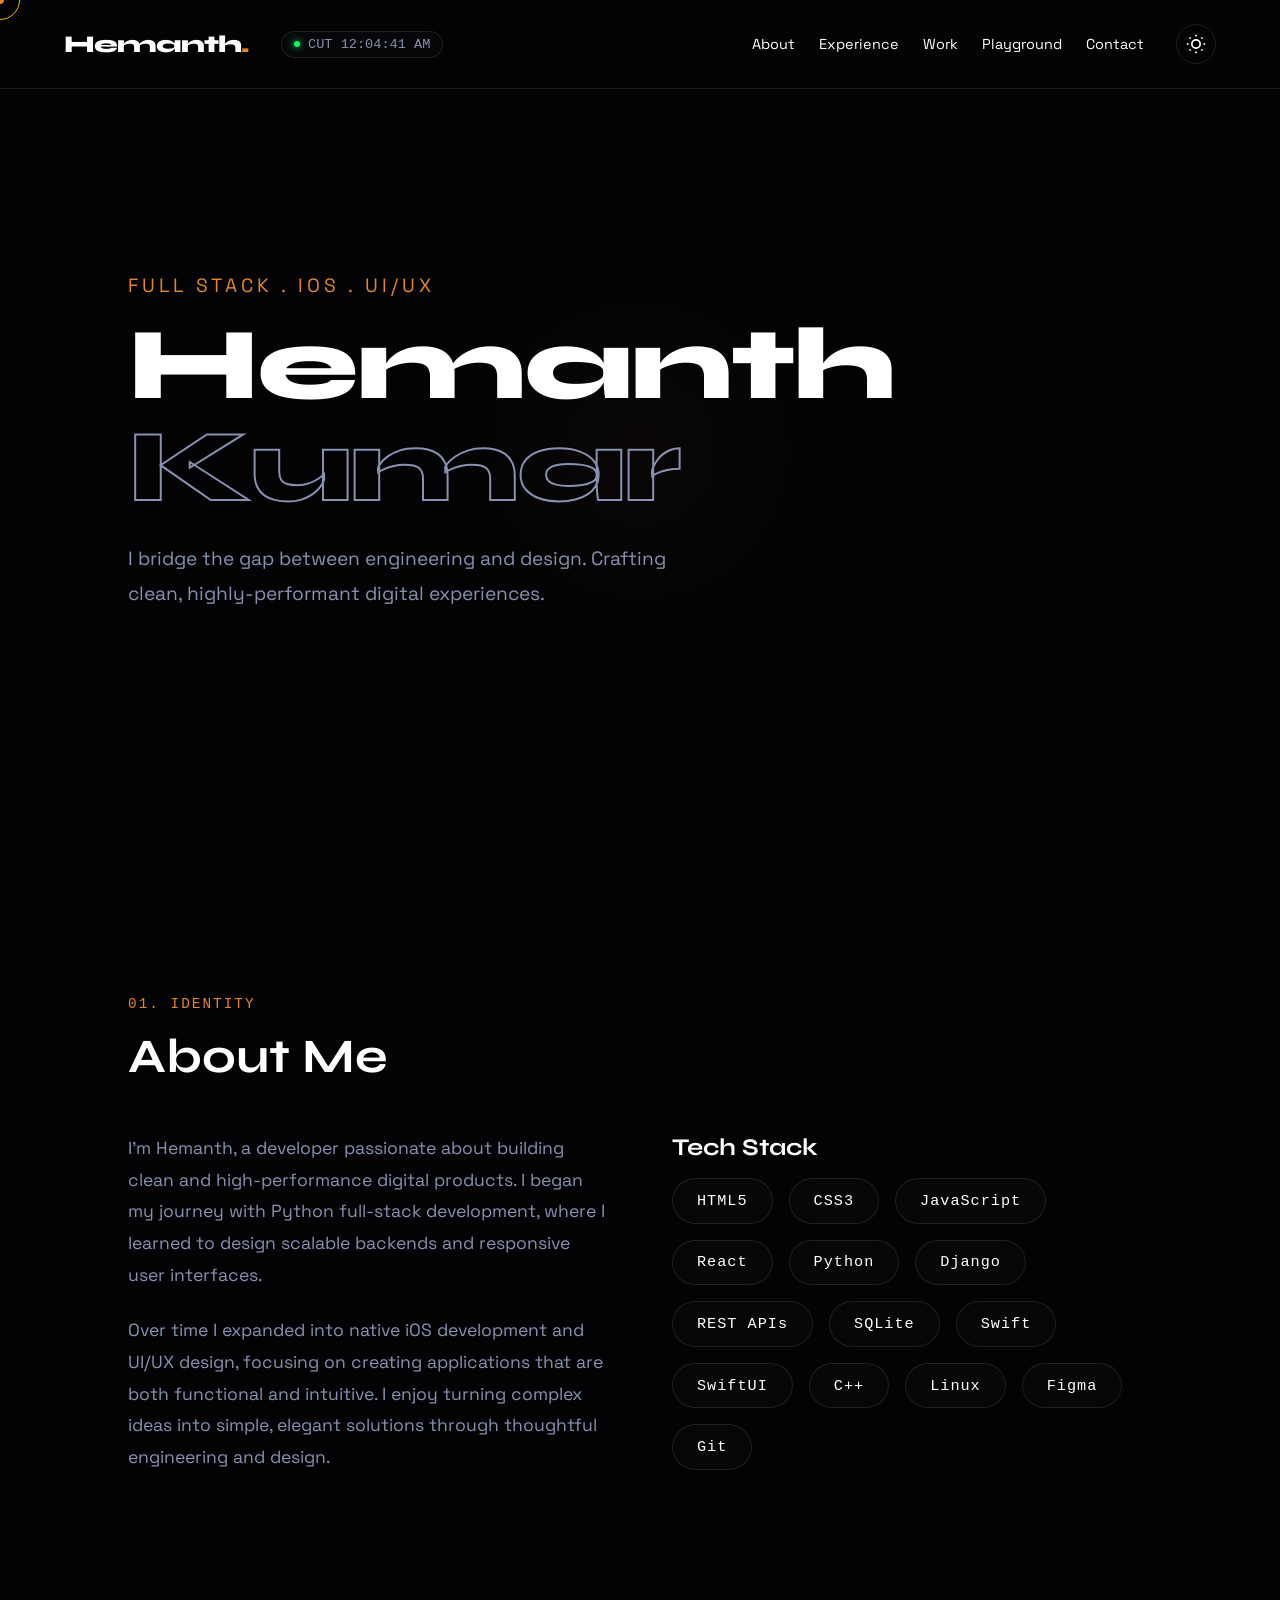
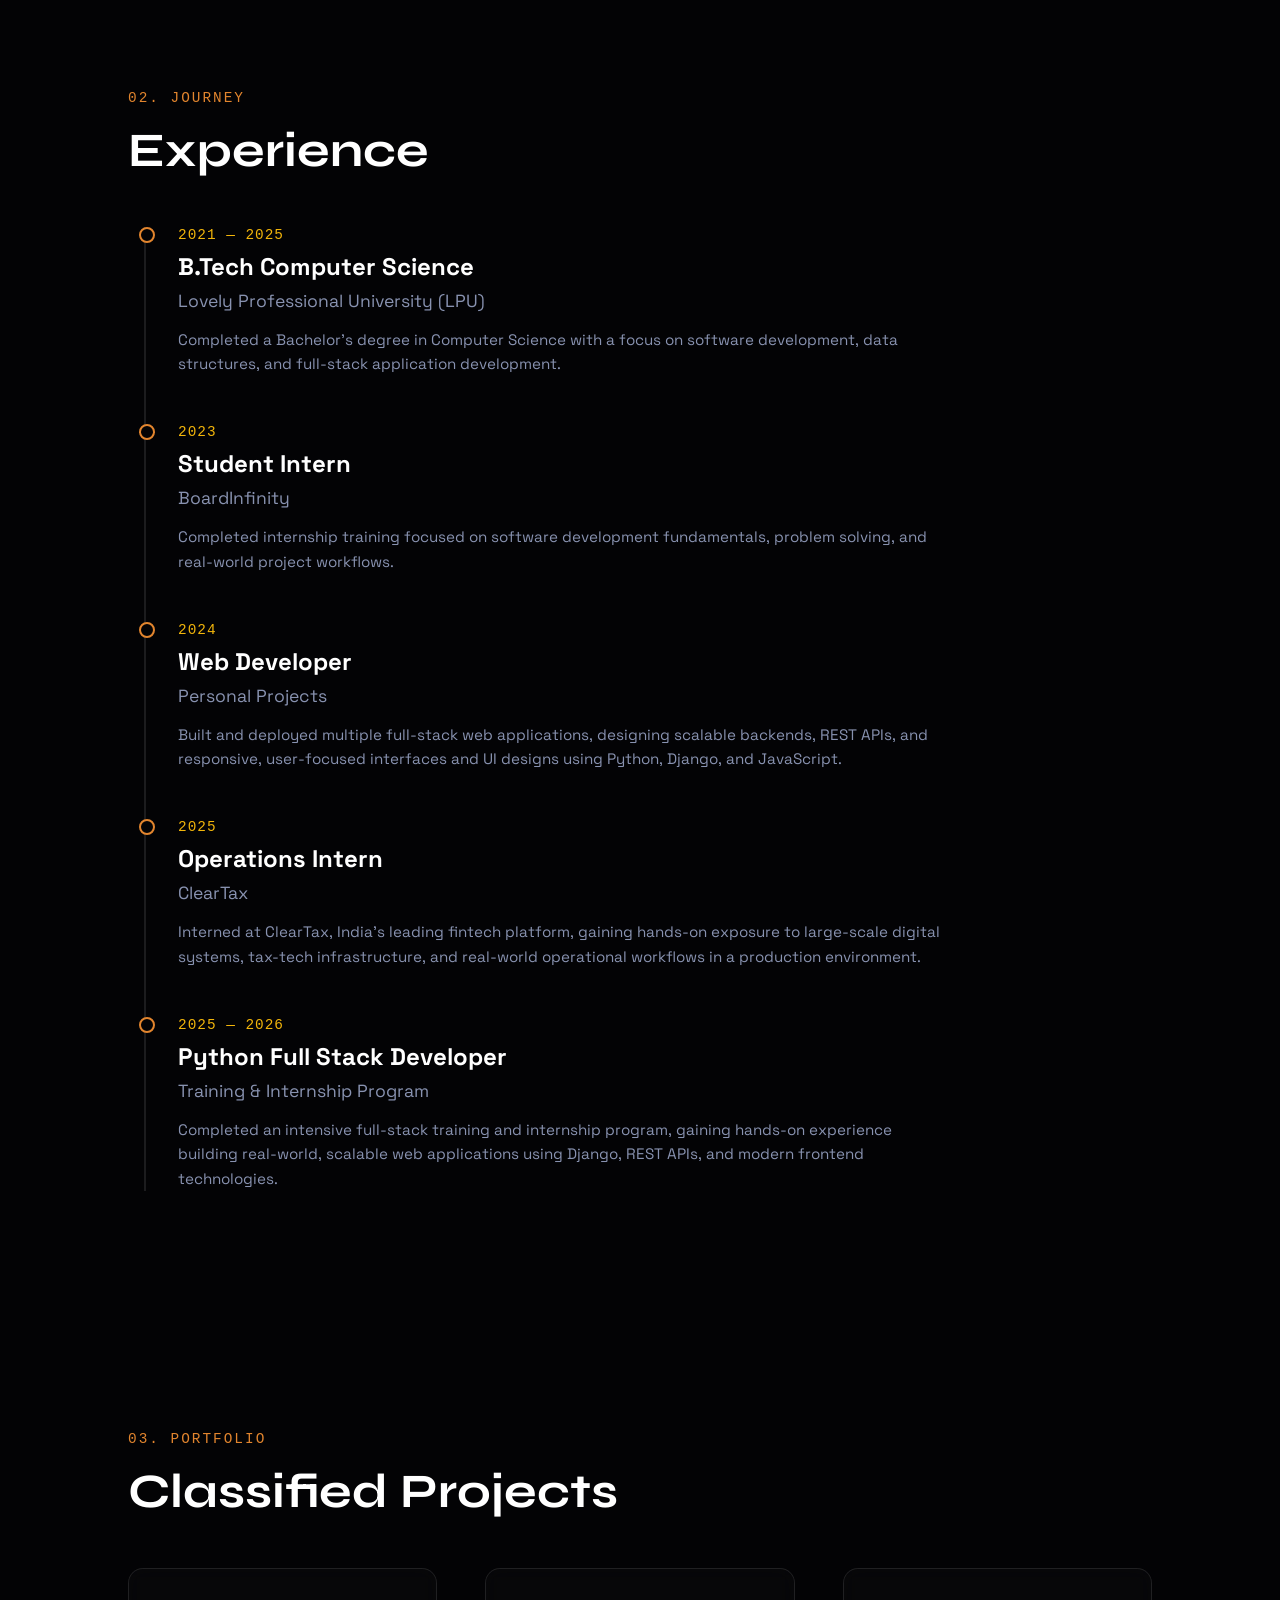
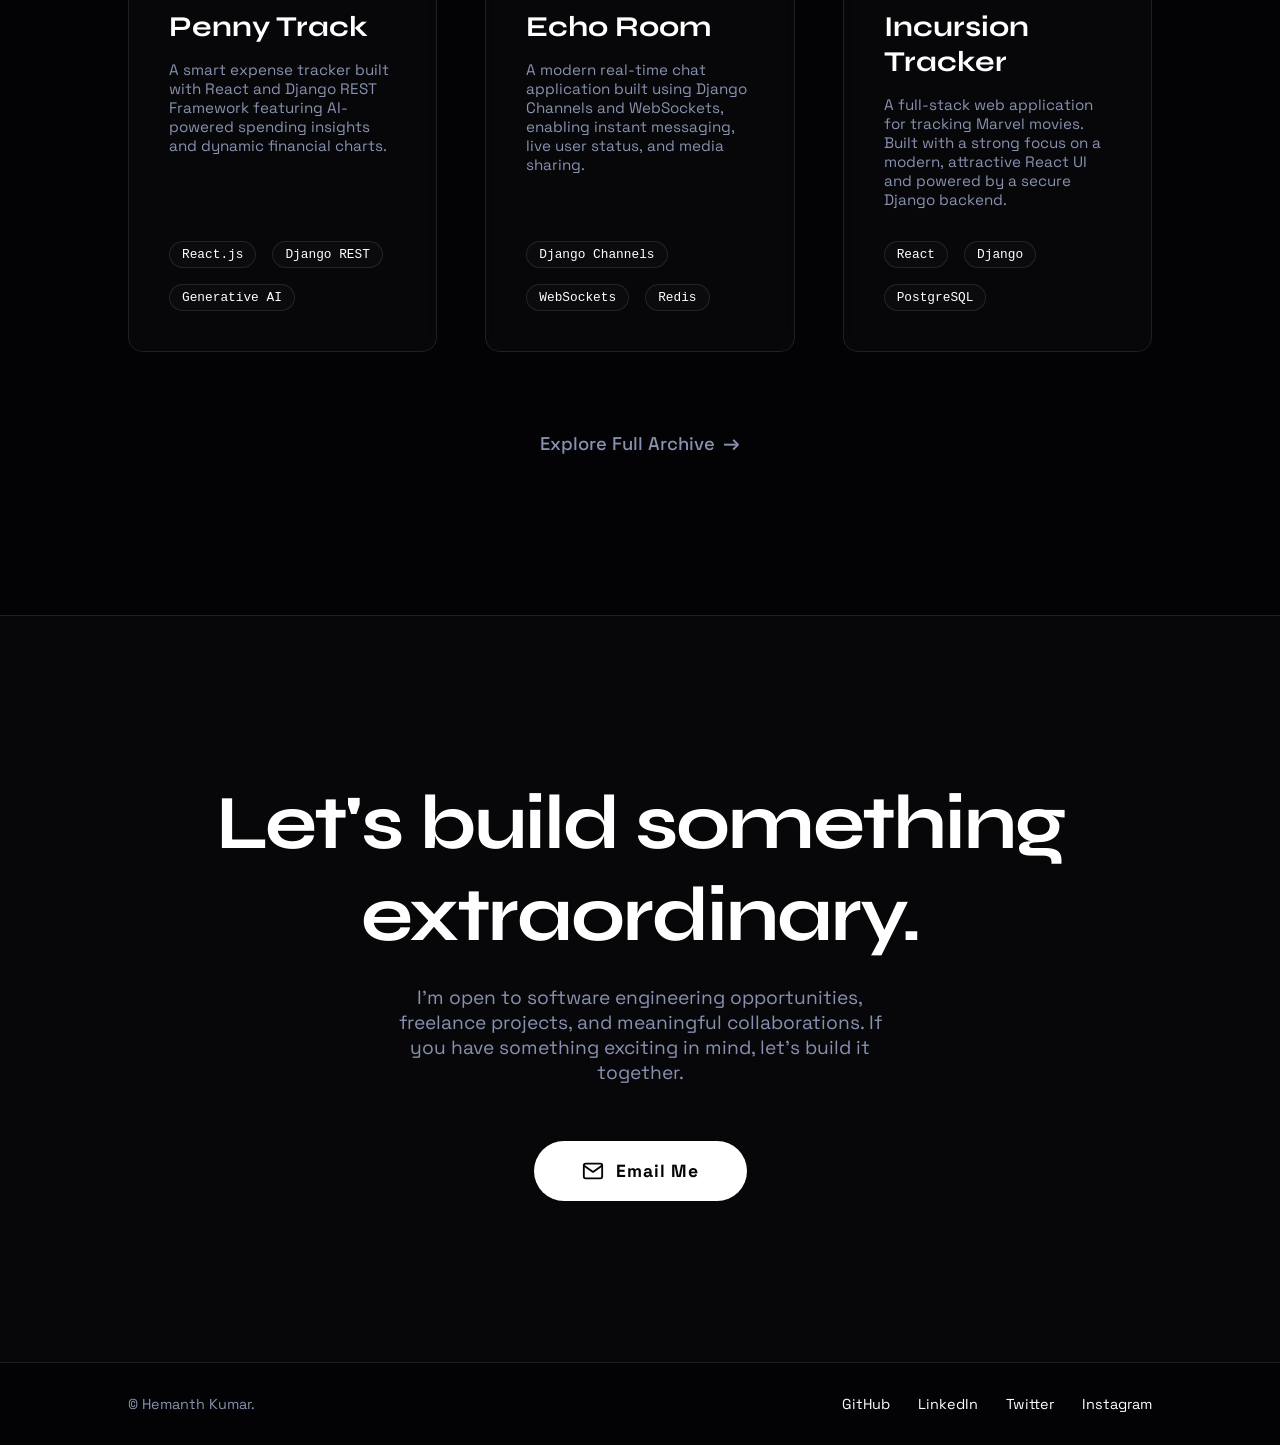
<file: index.html>
<!DOCTYPE html>
<html lang="en">
<head>
    <meta charset="UTF-8">
    <meta name="viewport" content="width=device-width, initial-scale=1.0">
    <meta name="description" content="Hemanth Kumar Portfolio - Full Stack Developer, iOS Developer and UI/UX Designer">
    <meta name="author" content="Hemanth Kumar">
    <title>Hemanth Kumar | Full-Stack & iOS Developer</title>
    <link rel="stylesheet" href="style.css">
    <link rel="preconnect" href="https://fonts.googleapis.com">
    <link rel="preconnect" href="https://fonts.gstatic.com" crossorigin>
    <link href="https://fonts.googleapis.com/css2?family=Space+Grotesk:wght@300;500;700&family=Syne:wght@700;800&display=swap" rel="stylesheet">
    <link rel="icon" type="image/png" href="favicon.png?v=2">
</head>
<body>

    <div class="ambient-glow"></div>

    <div class="cursor-dot" id="cursor-dot"></div>
    <div class="cursor-outline" id="cursor-outline"></div>

    <nav>
        <div class="nav-left">
            <a href="index.html#hero" class="logo">Hemanth<span>.</span></a>
            <div class="live-time" id="live-time">IST 00:00:00</div>
        </div>
        
        <div class="nav-right">
            <div class="nav-links">
                <a href="#about">About</a>
                <a href="#experience">Experience</a>
                <a href="#projects">Work</a>
                <a href="playground.html">Playground</a>
                <a href="#contact">Contact</a>
            </div>
            <button class="theme-toggle" id="theme-toggle" aria-label="Toggle Theme">
                <svg width="20" height="20" viewBox="0 0 24 24" fill="none" stroke="currentColor" stroke-width="2" id="theme-icon">
                    <circle cx="12" cy="12" r="5"></circle>
                    <line x1="12" y1="1" x2="12" y2="3"></line>
                    <line x1="12" y1="21" x2="12" y2="23"></line>
                    <line x1="4.22" y1="4.22" x2="5.64" y2="5.64"></line>
                    <line x1="18.36" y1="18.36" x2="19.78" y2="19.78"></line>
                    <line x1="1" y1="12" x2="3" y2="12"></line>
                    <line x1="21" y1="12" x2="23" y2="12"></line>
                    <line x1="4.22" y1="19.78" x2="5.64" y2="18.36"></line>
                    <line x1="18.36" y1="5.64" x2="19.78" y2="4.22"></line>
                </svg>
            </button>
        </div>
    </nav>

    <section id="hero" class="hero">
        <div class="hacker-text" data-value="FULL STACK . IOS . UI/UX">FULL STACK . IOS . UI/UX</div>
        <h1>Hemanth <br><span>Kumar</span></h1>
        <p>I bridge the gap between engineering and design. Crafting clean, highly-performant digital experiences.</p>
    </section>

    <section id="about">
        <span class="section-subtitle">01. Identity</span>
        <h2 class="section-title">About Me</h2>
        <div class="about-content">
                <div class="about-text">
                    <p>I'm Hemanth, a developer passionate about building clean and high-performance digital products. I began my journey with Python full-stack development, where I learned to design scalable backends and responsive user interfaces.</p>
                    <p>Over time I expanded into native iOS development and UI/UX design, focusing on creating applications that are both functional and intuitive. I enjoy turning complex ideas into simple, elegant solutions through thoughtful engineering and design.</p>
                </div>
            
            <div>
                <h2 style="margin-bottom: 1rem; font-family: 'Syne'; color: var(--text);">Tech Stack</h2>
                <div class="about-stats">
                    <div class="stat-box"><span>HTML5</span></div>
                    <div class="stat-box"><span>CSS3</span></div>
                    <div class="stat-box"><span>JavaScript</span></div>
                    <div class="stat-box"><span>React</span></div>
                    <div class="stat-box"><span>Python</span></div>
                    <div class="stat-box"><span>Django</span></div>
                    <div class="stat-box"><span>REST APIs</span></div>
                    <div class="stat-box"><span>SQLite</span></div>
                    <div class="stat-box"><span>Swift</span></div>
                    <div class="stat-box"><span>SwiftUI</span></div>
                    <div class="stat-box"><span>C++</span></div>
                    <div class="stat-box"><span>Linux</span></div>
                    <div class="stat-box"><span>Figma</span></div>
                    <div class="stat-box"><span>Git</span></div>
                </div>
            </div>
        </div>
    </section>

    <section id="experience">
        <span class="section-subtitle">02. Journey</span>
        <h2 class="section-title">Experience</h2>
        <div class="timeline">

            <div class="timeline-item">
                <span class="timeline-date">2021 — 2025</span>
                <h3>B.Tech Computer Science</h3>
                <h4>Lovely Professional University (LPU)</h4>
                <p>Completed a Bachelor's degree in Computer Science with a focus on software development, data structures, and full-stack application development.</p>
            </div>

            <div class="timeline-item">
                <span class="timeline-date">2023</span>
                <h3>Student Intern</h3>
                <h4>BoardInfinity</h4>
                <p>Completed internship training focused on software development fundamentals, problem solving, and real-world project workflows.</p>
            </div>

            <div class="timeline-item">
                <span class="timeline-date">2024</span>
                <h3>Web Developer</h3>
                <h4>Personal Projects</h4>
                <p>Built and deployed multiple full-stack web applications, designing scalable backends, REST APIs, and responsive, user-focused interfaces and UI designs using Python, Django, and JavaScript.</p>
            </div>

            <div class="timeline-item">
                <span class="timeline-date">2025</span>
                <h3>Operations Intern</h3>
                <h4>ClearTax</h4>
                <p>Interned at ClearTax, India's leading fintech platform, gaining hands-on exposure to large-scale digital systems, tax-tech infrastructure, and real-world operational workflows in a production environment.</p>
            </div>

            <div class="timeline-item">
                <span class="timeline-date">2025 — 2026</span>
                <h3>Python Full Stack Developer</h3>
                <h4>Training & Internship Program</h4>
                <p>Completed an intensive full-stack training and internship program, gaining hands-on experience building real-world, scalable web applications using Django, REST APIs, and modern frontend technologies.</p>
            </div>

        </div>
    </section>

    <section class="projects" id="projects">
        <span class="section-subtitle">03. Portfolio</span>
        <h2 class="section-title">Classified Projects</h2>

        <div class="grid">
            <a href="projects/penny-track.html" class="project-link tilt-card">
                <div class="card">
                    <h3>Penny Track</h3>
                    <p>A smart expense tracker built with React and Django REST Framework featuring AI-powered spending insights and dynamic financial charts.</p>
                    <div class="tech-stack">
                        <span>React.js</span>
                        <span>Django REST</span>
                        <span>Generative AI</span>
                    </div>
                </div>
            </a>

            <a href="projects/echo-room.html" class="project-link tilt-card">
                <div class="card">
                    <h3>Echo Room</h3>
                    <p>A modern real-time chat application built using Django Channels and WebSockets, enabling instant messaging, live user status, and media sharing.</p>
                    <div class="tech-stack">
                        <span>Django Channels</span>
                        <span>WebSockets</span>
                        <span>Redis</span>
                    </div>
                </div>
            </a>

            <a href="projects/incursion-tracker.html" class="project-link tilt-card">
                <div class="card">
                    <h3>Incursion Tracker</h3>
                    <p>A full-stack web application for tracking Marvel movies. Built with a strong focus on a modern, attractive React UI and powered by a secure Django backend.</p>
                    <div class="tech-stack">
                        <span>React</span>
                        <span>Django</span>
                        <span>PostgreSQL</span>
                    </div>
                </div>
            </a>
        </div>

        <div class="more-works">
            <a href="projects.html" class="more-works-link">
                Explore Full Archive <span class="arrow">&rarr;</span>
            </a>
        </div>
    </section>

    <section class="contact" id="contact">
        <h2>Let's build something <br>extraordinary.</h2>
        <p>I'm open to software engineering opportunities, freelance projects, and meaningful collaborations. If you have something exciting in mind, let's build it together.</p>        
        <a href="mailto:contacttohemanth@gmail.com" class="btn-modern">
            <svg viewBox="0 0 24 24" fill="none" stroke="currentColor" stroke-width="2" stroke-linecap="round" stroke-linejoin="round">
                <path d="M4 4h16c1.1 0 2 .9 2 2v12c0 1.1-.9 2-2 2H4c-1.1 0-2-.9-2-2V6c0-1.1.9-2 2-2z"></path>
                <polyline points="22,6 12,13 2,6"></polyline>
            </svg>
            Email Me
        </a>
    </section>

    <footer>
        <div class="footer-left">
            &copy; Hemanth Kumar.
        </div>
        <div class="social-links">
            <a href="https://github.com/hemanthchowdary1" target="_blank" rel="noopener noreferrer">GitHub</a>
            <a href="https://www.linkedin.com/in/hemanthkumar01/" target="_blank" rel="noopener noreferrer">LinkedIn</a>
            <a href="https://x.com/im_hemanth_" target="_blank" rel="noopener noreferrer">Twitter</a>
            <a href="https://www.instagram.com/_hemanthchowdary_/" target="_blank" rel="noopener noreferrer">Instagram</a>
        </div>
    </footer>

    <script src="script.js"></script>

</body>
</html>
</file>
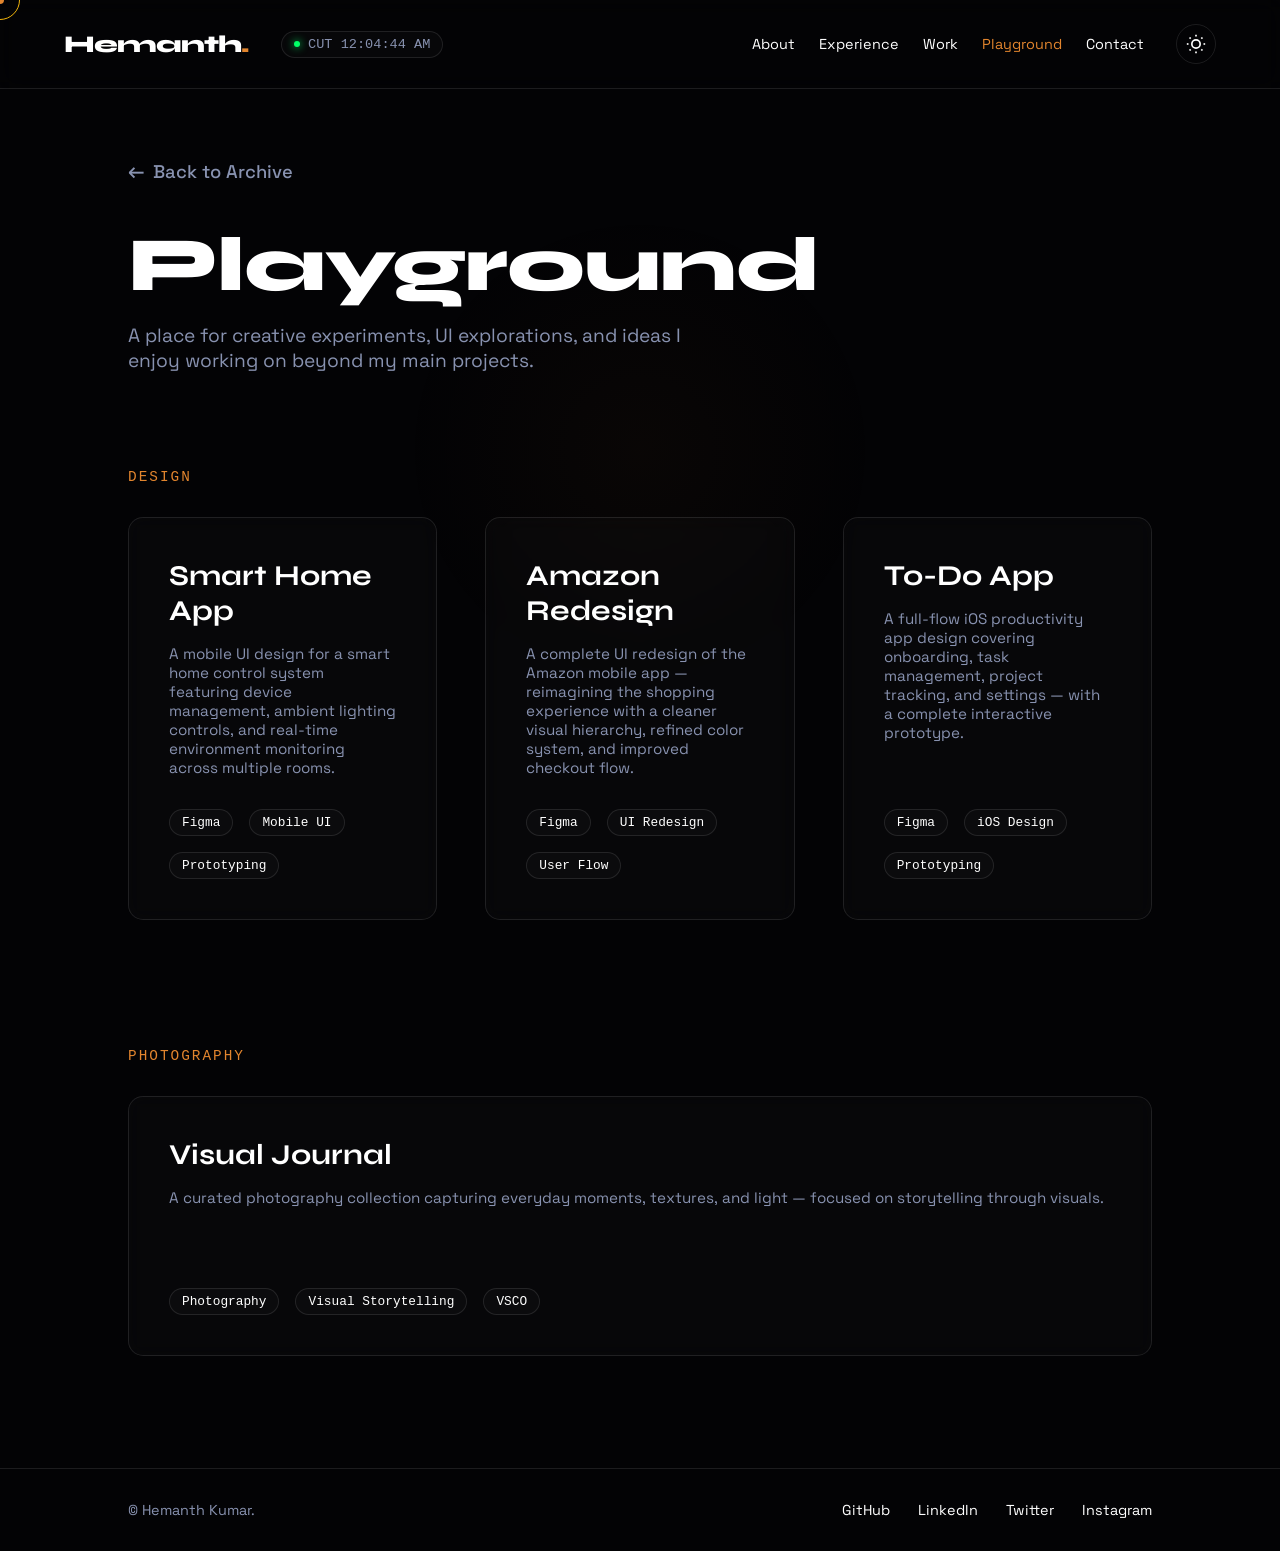
<file: playground.html>
<!DOCTYPE html>
<html lang="en">
<head>
    <meta charset="UTF-8">
    <meta name="viewport" content="width=device-width, initial-scale=1.0">
    <title>Playground | Hemanth Kumar</title>
    <link rel="stylesheet" href="style.css">
    <link rel="preconnect" href="https://fonts.googleapis.com">
    <link rel="preconnect" href="https://fonts.gstatic.com" crossorigin>
    <link href="https://fonts.googleapis.com/css2?family=Space+Grotesk:wght@300;500;700&family=Syne:wght@700;800&display=swap" rel="stylesheet">
    <link rel="icon" type="image/png" href="favicon.png?v=2">
</head>
<body>
    
    <div class="ambient-glow"></div>
    <div class="cursor-dot" id="cursor-dot"></div>
    <div class="cursor-outline" id="cursor-outline"></div>

    <nav>
        <div class="nav-left">
            <a href="index.html" class="logo">Hemanth<span>.</span></a>
            <div class="live-time" id="live-time">IST 00:00:00</div>
        </div>
        
        <div class="nav-right">
            <div class="nav-links">
                <a href="index.html#about">About</a>
                <a href="index.html#experience">Experience</a>
                <a href="projects.html">Work</a>
                <a href="playground.html" style="color: var(--neon);">Playground</a>
                <a href="index.html#contact">Contact</a>
            </div>
            <button class="theme-toggle" id="theme-toggle" aria-label="Toggle Theme">
                <svg width="20" height="20" viewBox="0 0 24 24" fill="none" stroke="currentColor" stroke-width="2" id="theme-icon">
                    <circle cx="12" cy="12" r="5"></circle>
                    <line x1="12" y1="1" x2="12" y2="3"></line>
                    <line x1="12" y1="21" x2="12" y2="23"></line>
                    <line x1="4.22" y1="4.22" x2="5.64" y2="5.64"></line>
                    <line x1="18.36" y1="18.36" x2="19.78" y2="19.78"></line>
                    <line x1="1" y1="12" x2="3" y2="12"></line>
                    <line x1="21" y1="12" x2="23" y2="12"></line>
                    <line x1="4.22" y1="19.78" x2="5.64" y2="18.36"></line>
                    <line x1="18.36" y1="5.64" x2="19.78" y2="4.22"></line>
                </svg>
            </button>
        </div>
    </nav>

    <header class="archive-header">
        <a href="projects.html" class="back-btn">
            <span class="arrow">&larr;</span> Back to Archive
        </a>
        <h1>Playground</h1>
        <p>A place for creative experiments, UI explorations, and ideas I enjoy working on beyond my main projects.</p>
    </header>

    <section class="archive-grid-section">

        <span class="section-subtitle" style="display:block; margin-bottom:2rem;">Design</span>
        <div class="grid" style="margin-bottom: 5rem;">
            <a href="https://www.figma.com/design/6FdfkmJbprygTEeb41Rqdx/Smart-Home-App?node-id=0-1&t=qUb02qI7fVwYxS9z-1" class="project-link tilt-card" target="_blank" rel="noopener noreferrer">
                <div class="card">
                    <h3>Smart Home App</h3>
                    <p>A mobile UI design for a smart home control system featuring device management, ambient lighting controls, and real-time environment monitoring across multiple rooms.</p>
                    <div class="tech-stack">
                        <span>Figma</span>
                        <span>Mobile UI</span>
                        <span>Prototyping</span>
                    </div>
                </div>
            </a>

            <a href="https://www.figma.com/design/MPpiH0XdvEDAuEVYeZFicr/Amazon-App-Redesign?node-id=0-1&t=Habi8YXe7ZSehuMi-1" class="project-link tilt-card" target="_blank" rel="noopener noreferrer">
                <div class="card">
                    <h3>Amazon Redesign</h3>
                    <p>A complete UI redesign of the Amazon mobile app — reimagining the shopping experience with a cleaner visual hierarchy, refined color system, and improved checkout flow.</p>
                    <div class="tech-stack">
                        <span>Figma</span>
                        <span>UI Redesign</span>
                        <span>User Flow</span>
                    </div>
                </div>
            </a>

            <a href="https://www.figma.com/design/IluejUMeOBnFzHEUv4rYlE/To-Do-App-CA?node-id=2-34&t=ARzhsD6ZdgKXmUXz-1" class="project-link tilt-card" target="_blank" rel="noopener noreferrer">
                <div class="card">
                    <h3>To-Do App</h3>
                    <p>A full-flow iOS productivity app design covering onboarding, task management, project tracking, and settings — with a complete interactive prototype.</p>
                    <div class="tech-stack">
                        <span>Figma</span>
                        <span>iOS Design</span>
                        <span>Prototyping</span>
                    </div>
                </div>
            </a>
        </div>

        <div style="padding-top: 3rem;">
            <span class="section-subtitle" style="display:block; margin-bottom:2rem;">Photography</span>
            <div class="grid" style="padding-bottom: 6rem;">
                <a href="https://vsco.co/-hemanthchowdary/gallery" class="project-link tilt-card" target="_blank" rel="noopener noreferrer">
                    <div class="card">
                        <h3>Visual Journal</h3>
                        <p>A curated photography collection capturing everyday moments, textures, and light — focused on storytelling through visuals.</p>
                        <div class="tech-stack">
                            <span>Photography</span>
                            <span>Visual Storytelling</span>
                            <span>VSCO</span>
                        </div>
                    </div>
                </a>
            </div>
        </div>

    </section>

    <footer>
        <div class="footer-left">
            &copy; Hemanth Kumar.
        </div>
        <div class="social-links">
            <a href="https://github.com/hemanthchowdary1" target="_blank" rel="noopener noreferrer">GitHub</a>
            <a href="https://www.linkedin.com/in/hemanthkumar01/" target="_blank" rel="noopener noreferrer">LinkedIn</a>
            <a href="https://x.com/im_hemanth_" target="_blank" rel="noopener noreferrer">Twitter</a>
            <a href="https://www.instagram.com/_hemanthchowdary_/" target="_blank" rel="noopener noreferrer">Instagram</a>
        </div>
    </footer>

    <script src="script.js"></script>

</body>
</html>
</file>
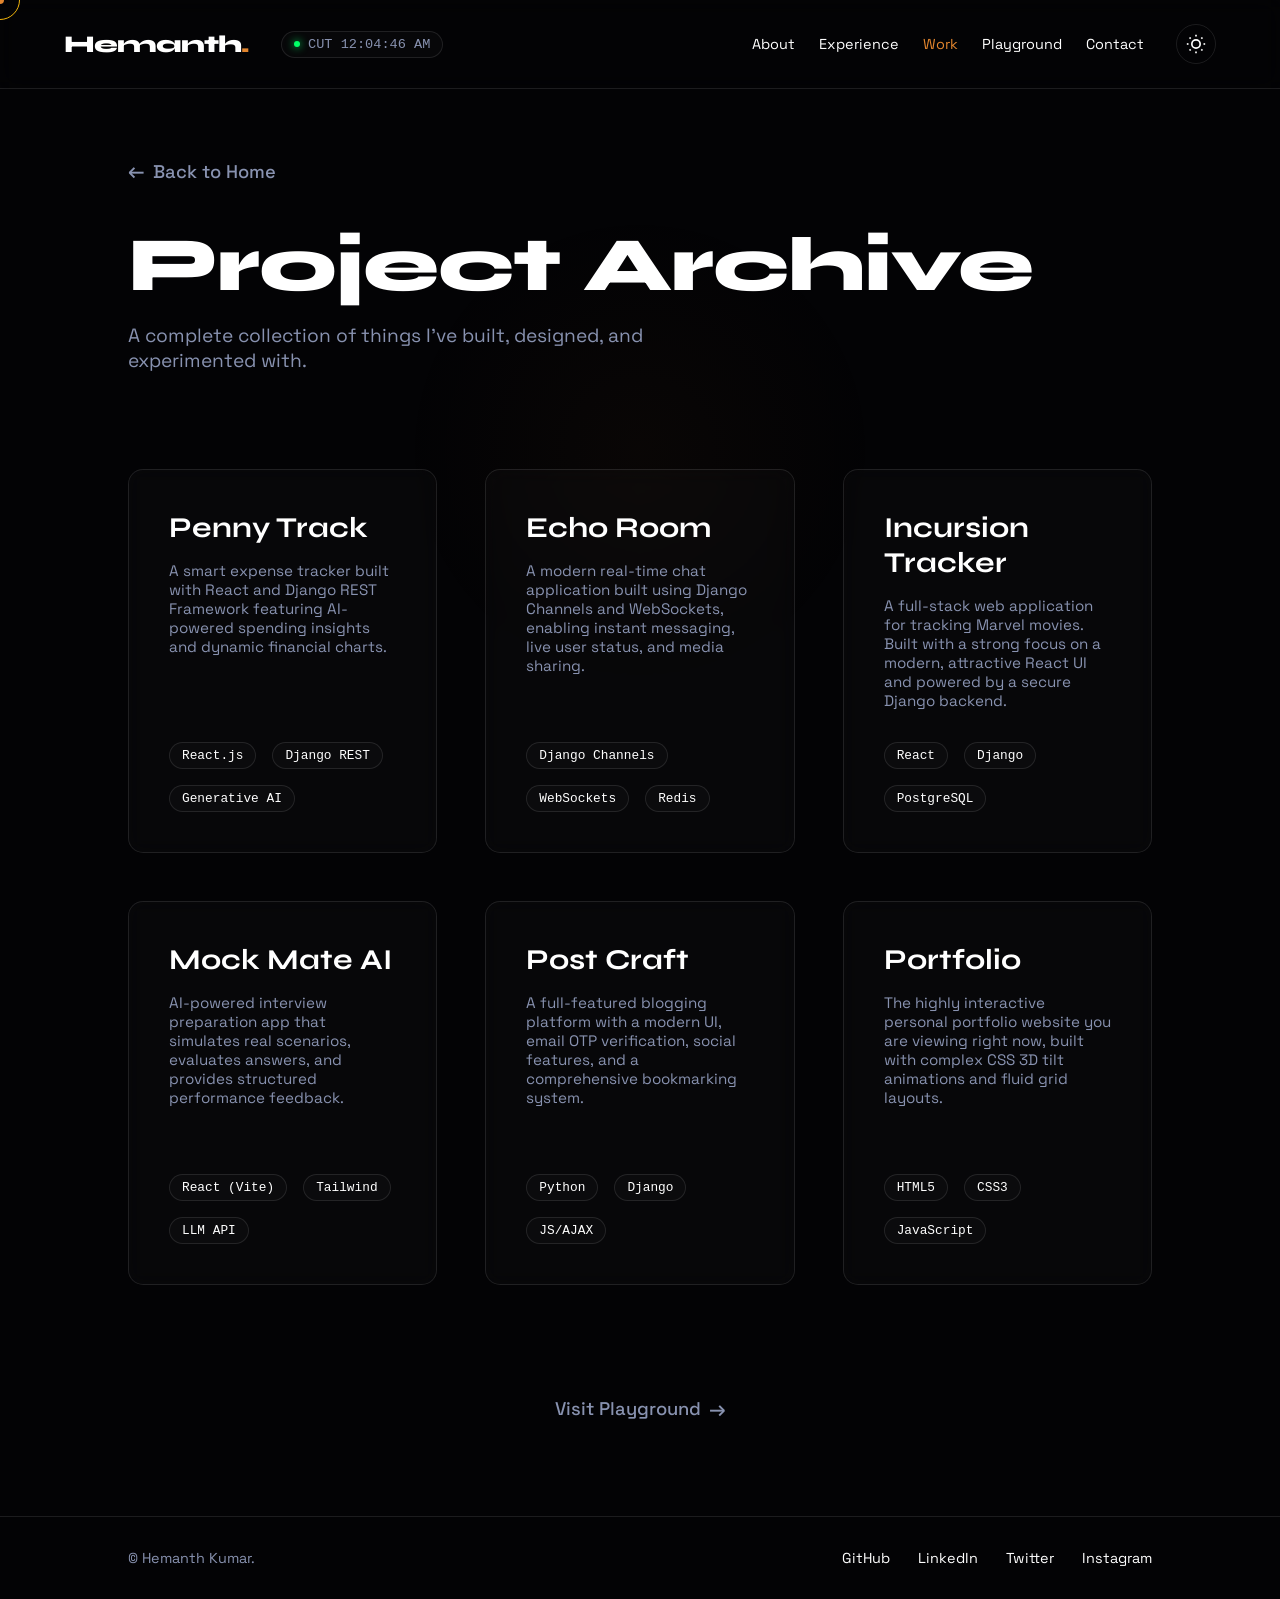
<file: projects.html>
<!DOCTYPE html>
<html lang="en">
<head>
    <meta charset="UTF-8">
    <meta name="viewport" content="width=device-width, initial-scale=1.0">
    <title>Archive | Hemanth Kumar</title>
    <link rel="stylesheet" href="style.css">
    <link rel="preconnect" href="https://fonts.googleapis.com">
    <link rel="preconnect" href="https://fonts.gstatic.com" crossorigin>
    <link href="https://fonts.googleapis.com/css2?family=Space+Grotesk:wght@300;500;700&family=Syne:wght@700;800&display=swap" rel="stylesheet">
    <link rel="icon" type="image/png" href="favicon.png?v=2">
</head>
<body>

    <div class="ambient-glow"></div>
    <div class="cursor-dot" id="cursor-dot"></div>
    <div class="cursor-outline" id="cursor-outline"></div>

    <nav>
        <div class="nav-left">
            <a href="index.html" class="logo">Hemanth<span>.</span></a>
            <div class="live-time" id="live-time">IST 00:00:00</div>
        </div>
        
        <div class="nav-right">
            <div class="nav-links">
                <a href="index.html#about">About</a>
                <a href="index.html#experience">Experience</a>
                <a href="projects.html" style="color: var(--neon);">Work</a>
                <a href="playground.html">Playground</a>
                <a href="index.html#contact">Contact</a>
            </div>
            <button class="theme-toggle" id="theme-toggle" aria-label="Toggle Theme">
                <svg width="20" height="20" viewBox="0 0 24 24" fill="none" stroke="currentColor" stroke-width="2" id="theme-icon">
                    <circle cx="12" cy="12" r="5"></circle>
                    <line x1="12" y1="1" x2="12" y2="3"></line>
                    <line x1="12" y1="21" x2="12" y2="23"></line>
                    <line x1="4.22" y1="4.22" x2="5.64" y2="5.64"></line>
                    <line x1="18.36" y1="18.36" x2="19.78" y2="19.78"></line>
                    <line x1="1" y1="12" x2="3" y2="12"></line>
                    <line x1="21" y1="12" x2="23" y2="12"></line>
                    <line x1="4.22" y1="19.78" x2="5.64" y2="18.36"></line>
                    <line x1="18.36" y1="5.64" x2="19.78" y2="4.22"></line>
                </svg>
            </button>
        </div>
    </nav>

    <header class="archive-header">
        <a href="index.html" class="back-btn">
            <span class="arrow">&larr;</span> Back to Home
        </a>

        <h1>Project Archive</h1>
        <p>A complete collection of things I've built, designed, and experimented with.</p>
    </header>

    <section class="archive-grid-section">
        <div class="grid">
            <a href="projects/penny-track.html" class="project-link tilt-card">
                <div class="card">
                    <h3>Penny Track</h3>
                    <p>A smart expense tracker built with React and Django REST Framework featuring AI-powered spending insights and dynamic financial charts.</p>
                    <div class="tech-stack">
                        <span>React.js</span>
                        <span>Django REST</span>
                        <span>Generative AI</span>
                    </div>
                </div>
            </a>

            <a href="projects/echo-room.html" class="project-link tilt-card">
                <div class="card">
                    <h3>Echo Room</h3>
                    <p>A modern real-time chat application built using Django Channels and WebSockets, enabling instant messaging, live user status, and media sharing.</p>
                    <div class="tech-stack">
                        <span>Django Channels</span>
                        <span>WebSockets</span>
                        <span>Redis</span>
                    </div>
                </div>
            </a>

            <a href="projects/incursion-tracker.html" class="project-link tilt-card">
                <div class="card">
                    <h3>Incursion Tracker</h3>
                    <p>A full-stack web application for tracking Marvel movies. Built with a strong focus on a modern, attractive React UI and powered by a secure Django backend.</p>
                    <div class="tech-stack">
                        <span>React</span>
                        <span>Django</span>
                        <span>PostgreSQL</span>
                    </div>
                </div>
            </a>

            <a href="projects/mock-mate-ai.html" class="project-link tilt-card">
                <div class="card">
                    <h3>Mock Mate AI</h3>
                    <p>AI-powered interview preparation app that simulates real scenarios, evaluates answers, and provides structured performance feedback.</p>
                    <div class="tech-stack">
                        <span>React (Vite)</span>
                        <span>Tailwind</span>
                        <span>LLM API</span>
                    </div>
                </div>
            </a>

            <a href="projects/post-craft.html" class="project-link tilt-card">
                <div class="card">
                    <h3>Post Craft</h3>
                    <p>A full-featured blogging platform with a modern UI, email OTP verification, social features, and a comprehensive bookmarking system.</p>
                    <div class="tech-stack">
                        <span>Python</span>
                        <span>Django</span>
                        <span>JS/AJAX</span>
                    </div>
                </div>
            </a>

             <a href="projects/portfolio.html" class="project-link tilt-card">
                <div class="card">
                    <h3>Portfolio</h3>
                    <p>The highly interactive personal portfolio website you are viewing right now, built with complex CSS 3D tilt animations and fluid grid layouts.</p>
                    <div class="tech-stack">
                        <span>HTML5</span>
                        <span>CSS3</span>
                        <span>JavaScript</span>
                    </div>
                </div>
            </a>
        </div>
    </section>

    <div class="more-works" style="padding: 1rem 10% 6rem;">
        <a href="playground.html" class="more-works-link">
            Visit Playground <span class="arrow">&rarr;</span>
        </a>
    </div>

    <footer>
        <div class="footer-left">
            &copy; Hemanth Kumar.
        </div>
        <div class="social-links">
            <a href="https://github.com/hemanthchowdary1" target="_blank" rel="noopener noreferrer">GitHub</a>
            <a href="https://www.linkedin.com/in/hemanthkumar01/" target="_blank" rel="noopener noreferrer">LinkedIn</a>
            <a href="https://x.com/im_hemanth_" target="_blank" rel="noopener noreferrer">Twitter</a>
            <a href="https://www.instagram.com/_hemanthchowdary_/" target="_blank" rel="noopener noreferrer">Instagram</a>
        </div>
    </footer>

    <script src="script.js"></script>

</body>
</html>
</file>
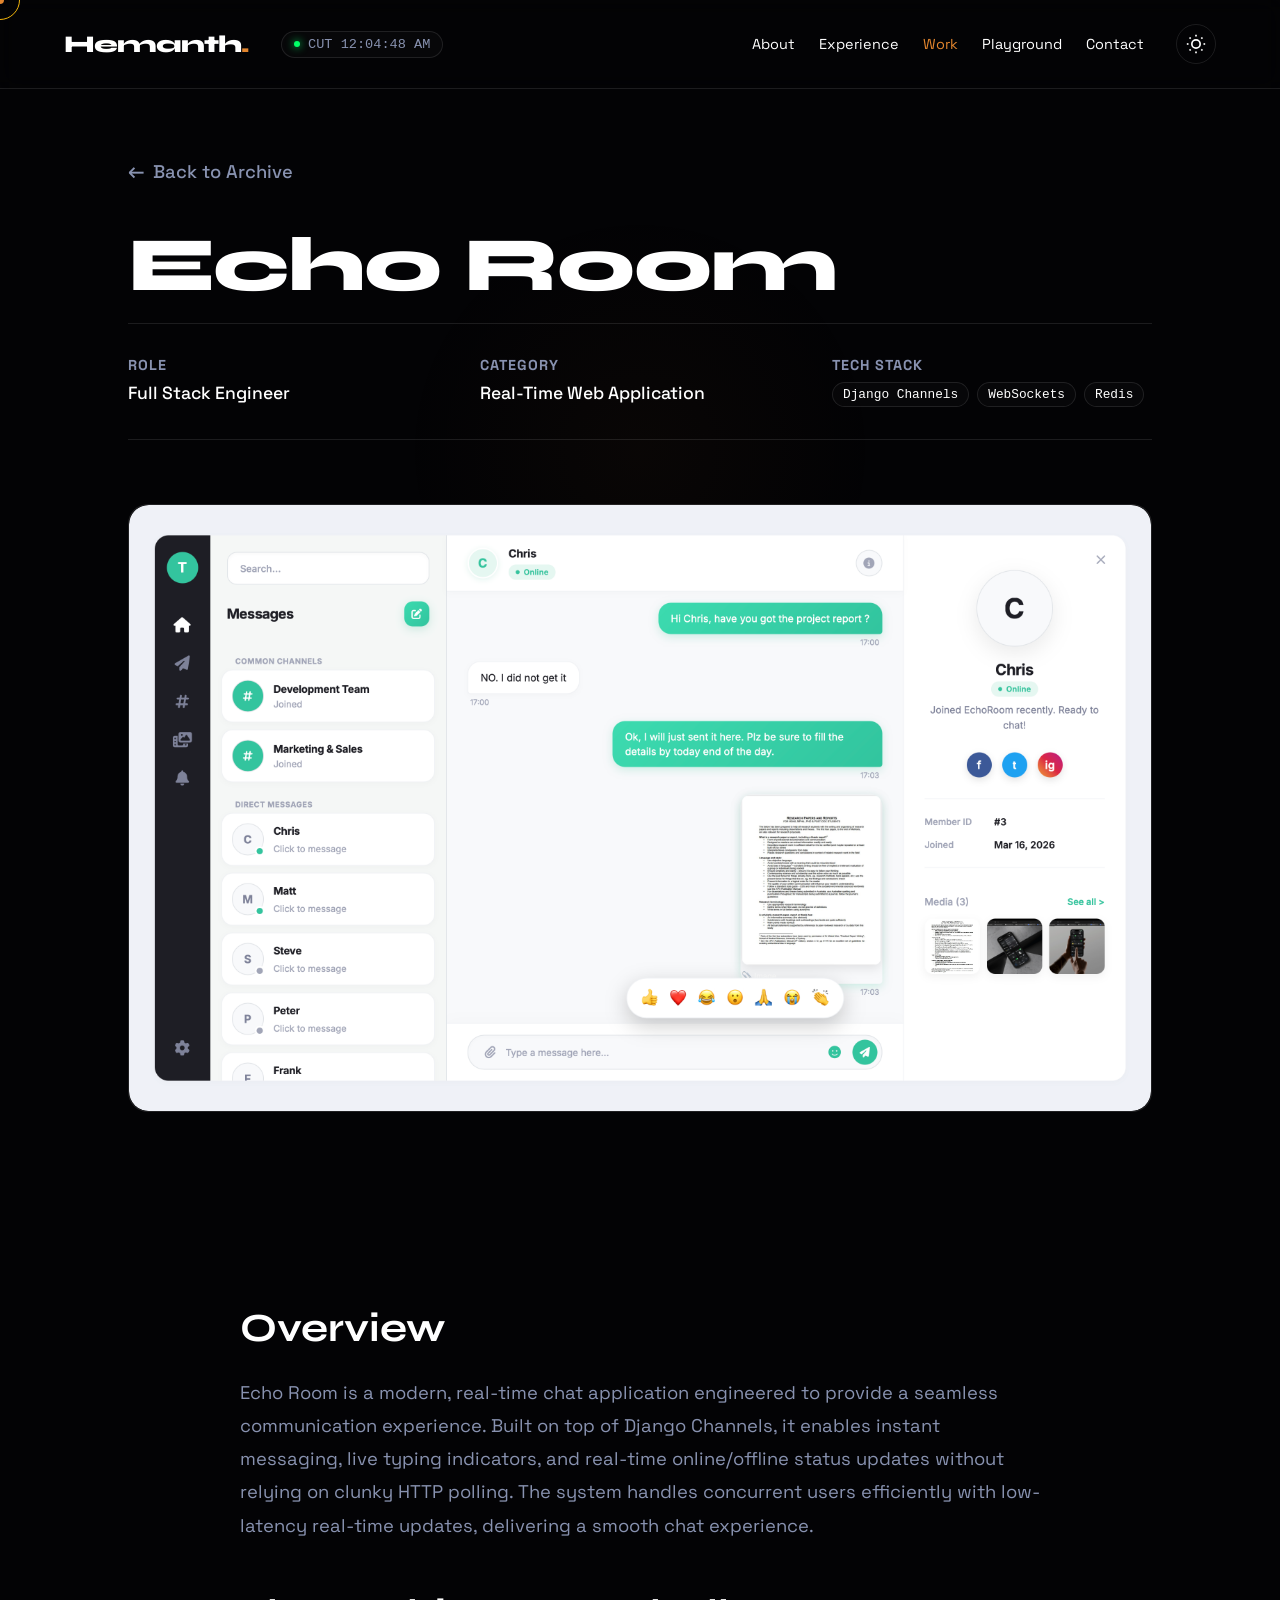
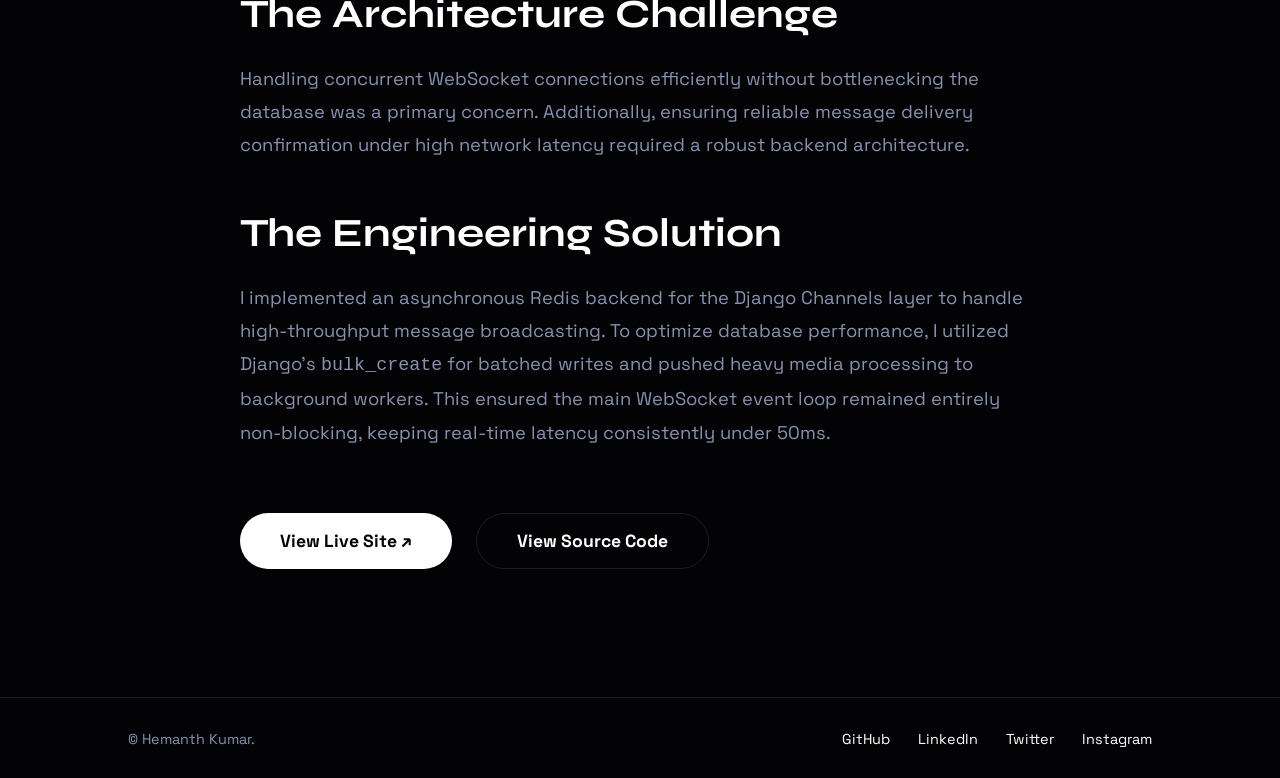
<file: projects/echo-room.html>
<!DOCTYPE html>
<html lang="en">
<head>
    <meta charset="UTF-8">
    <meta name="viewport" content="width=device-width, initial-scale=1.0">
    <title>EchoRoom | Hemanth Kumar</title>
    <link rel="stylesheet" href="../style.css">
    <link rel="preconnect" href="https://fonts.googleapis.com">
    <link rel="preconnect" href="https://fonts.gstatic.com" crossorigin>
    <link href="https://fonts.googleapis.com/css2?family=Space+Grotesk:wght@300;500;700&family=Syne:wght@700;800&display=swap" rel="stylesheet">
    <link rel="icon" type="image/png" href="../favicon.png?v=1">
</head>
<body>

    <div class="ambient-glow"></div>
    <div class="cursor-dot" id="cursor-dot"></div>
    <div class="cursor-outline" id="cursor-outline"></div>

    <nav>
        <div class="nav-left">
            <a href="../index.html" class="logo">Hemanth<span>.</span></a>
            <div class="live-time" id="live-time">IST 00:00:00</div>
        </div>
        
        <div class="nav-right">
            <div class="nav-links">
                <a href="../index.html#about">About</a>
                <a href="../index.html#experience">Experience</a>
                <a href="../projects.html" style="color: var(--neon);">Work</a>
                <a href="../playground.html">Playground</a>
                <a href="../index.html#contact">Contact</a>
            </div>
            <button class="theme-toggle" id="theme-toggle" aria-label="Toggle Theme">
                <svg width="20" height="20" viewBox="0 0 24 24" fill="none" stroke="currentColor" stroke-width="2" id="theme-icon">
                    <circle cx="12" cy="12" r="5"></circle>
                    <line x1="12" y1="1" x2="12" y2="3"></line>
                    <line x1="12" y1="21" x2="12" y2="23"></line>
                    <line x1="4.22" y1="4.22" x2="5.64" y2="5.64"></line>
                    <line x1="18.36" y1="18.36" x2="19.78" y2="19.78"></line>
                    <line x1="1" y1="12" x2="3" y2="12"></line>
                    <line x1="21" y1="12" x2="23" y2="12"></line>
                    <line x1="4.22" y1="19.78" x2="5.64" y2="18.36"></line>
                    <line x1="18.36" y1="5.64" x2="19.78" y2="4.22"></line>
                </svg>
            </button>
        </div>
    </nav>

    <header class="project-header">
        <a href="../projects.html" class="back-btn">
            <span class="arrow">&larr;</span> Back to Archive
        </a>

        <h1 class="project-title">Echo Room</h1>
        
        <div class="project-meta">
            <div class="meta-item">
                <h4>Role</h4>
                <p>Full Stack Engineer</p>
            </div>
            <div class="meta-item">
                <h4>Category</h4>
                <p>Real-Time Web Application</p>
            </div>
            <div class="meta-item">
                <h4>Tech Stack</h4>
                <div class="meta-tags">
                    <span>Django Channels</span>
                    <span>WebSockets</span>
                    <span>Redis</span>
                </div>
            </div>
        </div>

        <div class="project-hero-img">
            <img src="../images/echoroom.png" alt="Echo Room Real-Time Chat Interface" style="width: 100%; height: 100%; object-fit: cover; border-radius: 20px;">
        </div>
    </header>

    <main class="project-content">
        <h2>Overview</h2>
        <p>Echo Room is a modern, real-time chat application engineered to provide a seamless communication experience. Built on top of Django Channels, it enables instant messaging, live typing indicators, and real-time online/offline status updates without relying on clunky HTTP polling. The system handles concurrent users efficiently with low-latency real-time updates, delivering a smooth chat experience.</p>
        
        <h2>The Architecture Challenge</h2>
        <p>Handling concurrent WebSocket connections efficiently without bottlenecking the database was a primary concern. Additionally, ensuring reliable message delivery confirmation under high network latency required a robust backend architecture.</p>
        
        <h2>The Engineering Solution</h2>
        <p>I implemented an asynchronous Redis backend for the Django Channels layer to handle high-throughput message broadcasting. To optimize database performance, I utilized Django's <code>bulk_create</code> for batched writes and pushed heavy media processing to background workers. This ensured the main WebSocket event loop remained entirely non-blocking, keeping real-time latency consistently under 50ms.</p>

        <div class="project-links">
            <a href="https://echo-room-gdj5.onrender.com" class="btn-primary" target="_blank" rel="noopener noreferrer">View Live Site &#x2197;&#xFE0E;</a>
            <a href="https://github.com/hemanthchowdary1/echo-room-chat" class="btn-secondary" target="_blank" rel="noopener noreferrer">View Source Code</a>
        </div>
    </main>

    <footer>
        <div class="footer-left">
            &copy; Hemanth Kumar.
        </div>
        <div class="social-links">
            <a href="https://github.com/hemanthchowdary1" target="_blank" rel="noopener noreferrer">GitHub</a>
            <a href="https://www.linkedin.com/in/hemanthkumar01/" target="_blank" rel="noopener noreferrer">LinkedIn</a>
            <a href="https://x.com/im_hemanth_" target="_blank" rel="noopener noreferrer">Twitter</a>
            <a href="https://www.instagram.com/_hemanthchowdary_/" target="_blank" rel="noopener noreferrer">Instagram</a>
        </div>
    </footer>

    <script src="../script.js"></script>

</body>
</html>
</file>
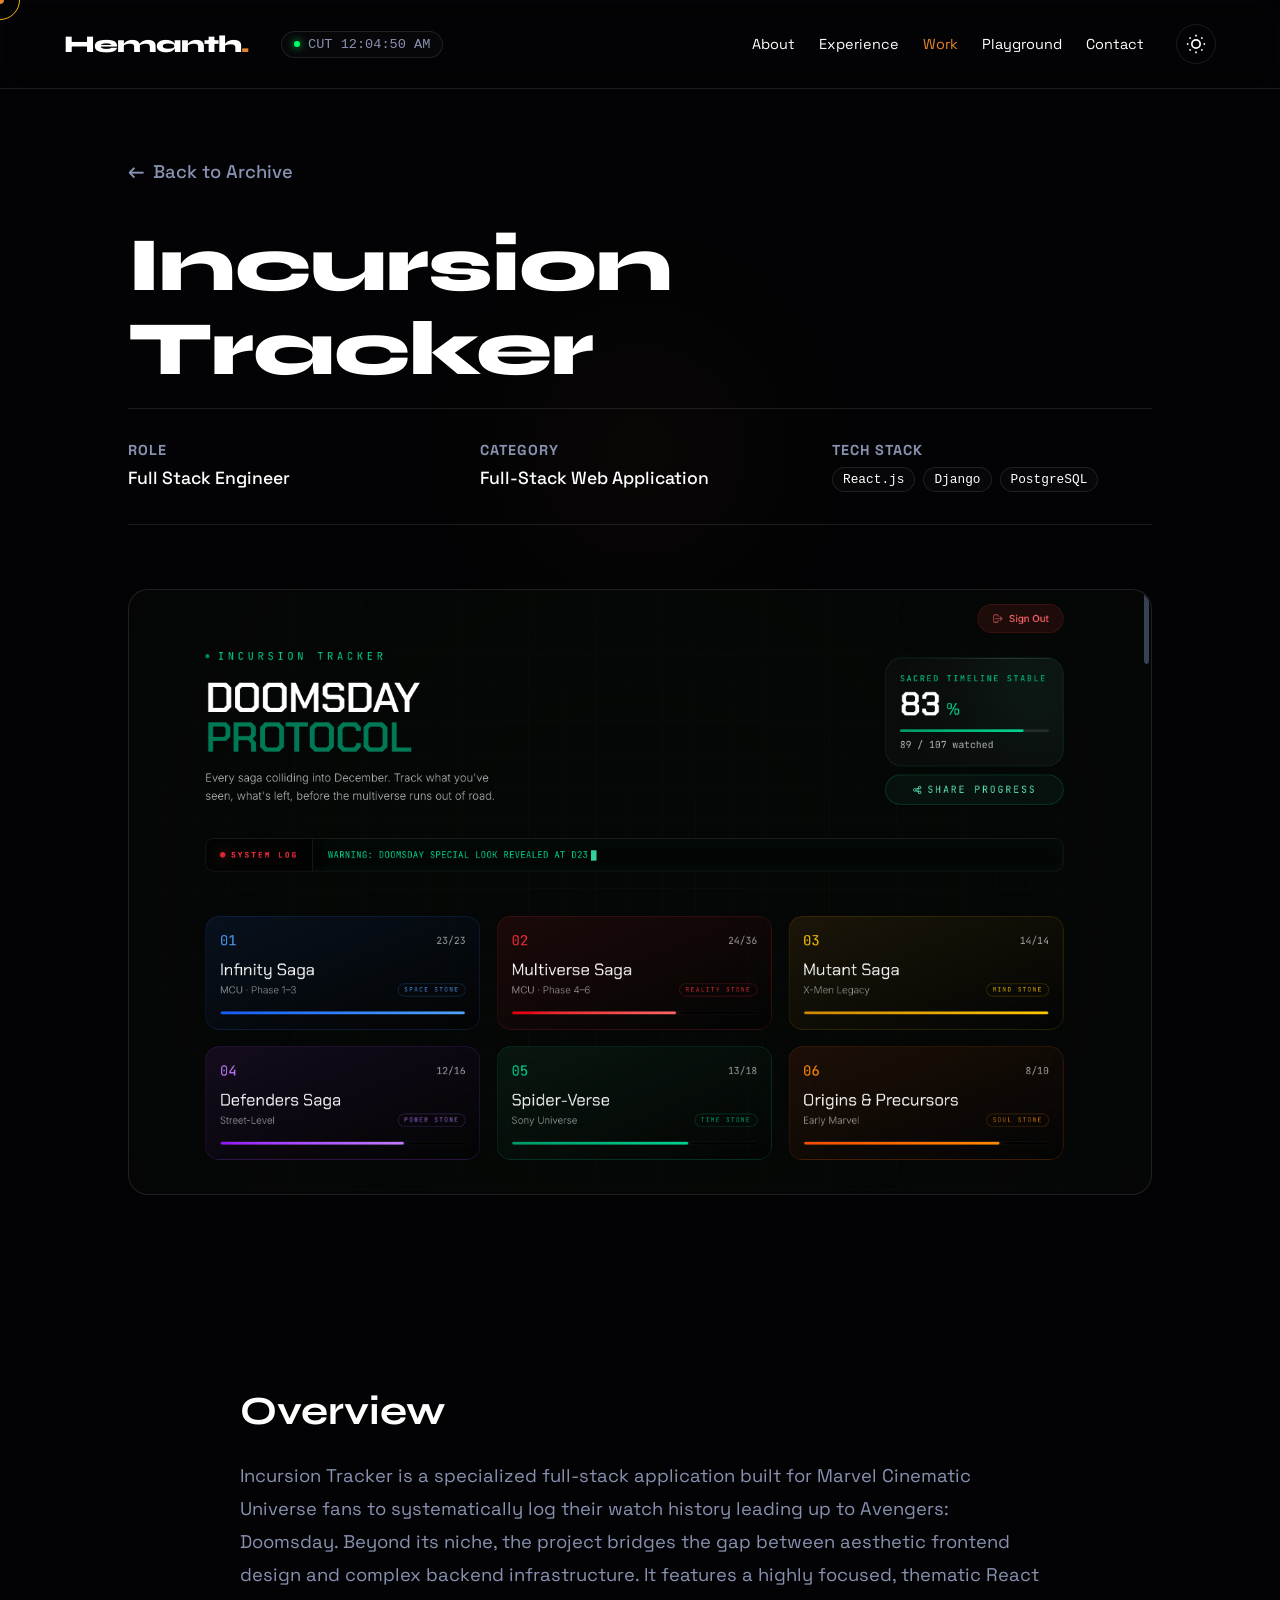
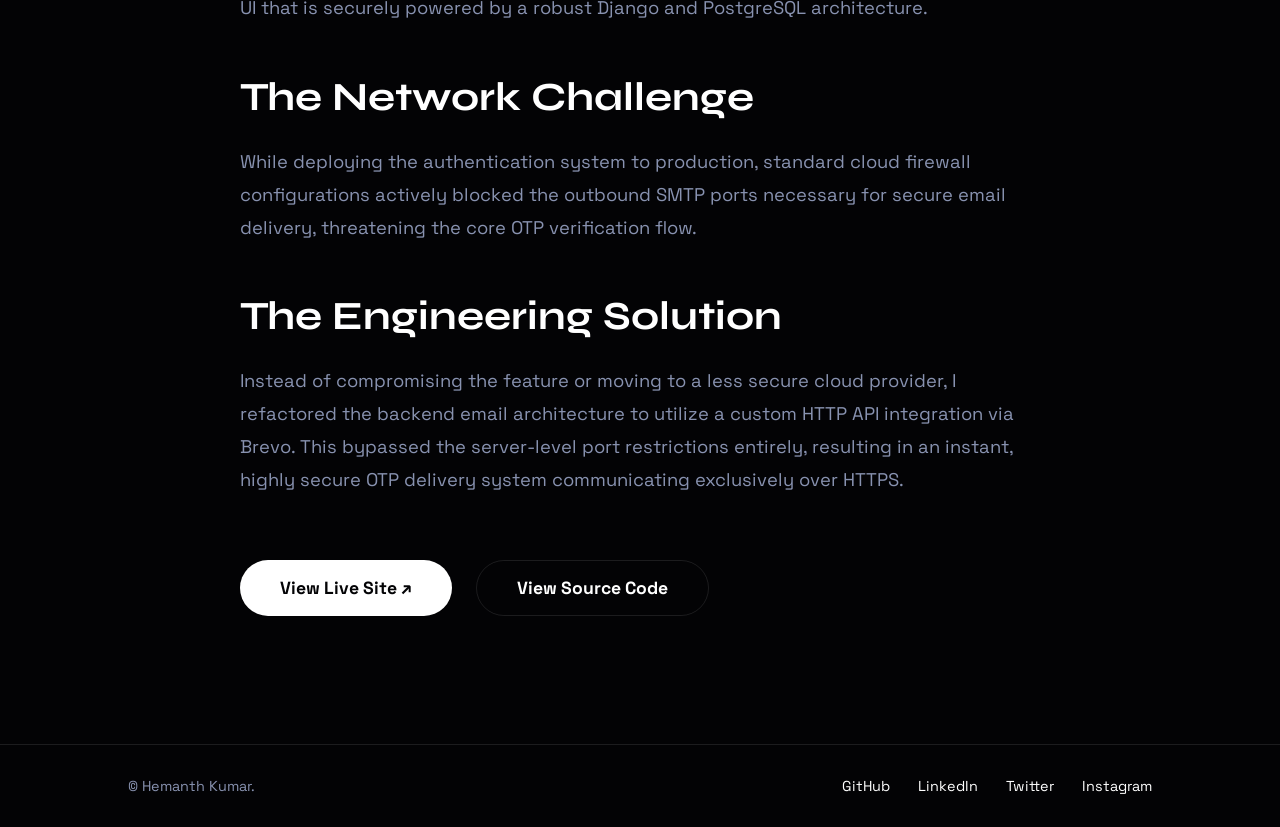
<file: projects/incursion-tracker.html>
<!DOCTYPE html>
<html lang="en">
<head>
    <meta charset="UTF-8">
    <meta name="viewport" content="width=device-width, initial-scale=1.0">
    <title>Incursion Tracker | Hemanth Kumar</title>
    <link rel="stylesheet" href="../style.css">
    <link rel="preconnect" href="https://fonts.googleapis.com">
    <link rel="preconnect" href="https://fonts.gstatic.com" crossorigin>
    <link href="https://fonts.googleapis.com/css2?family=Space+Grotesk:wght@300;500;700&family=Syne:wght@700;800&display=swap" rel="stylesheet">
    <link rel="icon" type="image/png" href="../favicon.png?v=1">
</head>
<body>

    <div class="ambient-glow"></div>
    <div class="cursor-dot" id="cursor-dot"></div>
    <div class="cursor-outline" id="cursor-outline"></div>

    <nav>
        <div class="nav-left">
            <a href="../index.html" class="logo">Hemanth<span>.</span></a>
            <div class="live-time" id="live-time">IST 00:00:00</div>
        </div>
        
        <div class="nav-right">
            <div class="nav-links">
                <a href="../index.html#about">About</a>
                <a href="../index.html#experience">Experience</a>
                <a href="../projects.html" style="color: var(--neon);">Work</a>
                <a href="../playground.html">Playground</a>
                <a href="../index.html#contact">Contact</a>
            </div>
            <button class="theme-toggle" id="theme-toggle" aria-label="Toggle Theme">
                <svg width="20" height="20" viewBox="0 0 24 24" fill="none" stroke="currentColor" stroke-width="2" id="theme-icon">
                    <circle cx="12" cy="12" r="5"></circle>
                    <line x1="12" y1="1" x2="12" y2="3"></line>
                    <line x1="12" y1="21" x2="12" y2="23"></line>
                    <line x1="4.22" y1="4.22" x2="5.64" y2="5.64"></line>
                    <line x1="18.36" y1="18.36" x2="19.78" y2="19.78"></line>
                    <line x1="1" y1="12" x2="3" y2="12"></line>
                    <line x1="21" y1="12" x2="23" y2="12"></line>
                    <line x1="4.22" y1="19.78" x2="5.64" y2="18.36"></line>
                    <line x1="18.36" y1="5.64" x2="19.78" y2="4.22"></line>
                </svg>
            </button>
        </div>
    </nav>

    <header class="project-header">
        <a href="../projects.html" class="back-btn">
            <span class="arrow">&larr;</span> Back to Archive
        </a>

        <h1 class="project-title">Incursion Tracker</h1>
        
        <div class="project-meta">
            <div class="meta-item">
                <h4>Role</h4>
                <p>Full Stack Engineer</p>
            </div>
            <div class="meta-item">
                <h4>Category</h4>
                <p>Full-Stack Web Application</p>
            </div>
            <div class="meta-item">
                <h4>Tech Stack</h4>
                <div class="meta-tags">
                    <span>React.js</span>
                    <span>Django</span>
                    <span>PostgreSQL</span>
                </div>
            </div>
        </div>

        <div class="project-hero-img">
            <img src="../images/incursiontracker.png" alt="Incursion Tracker Dashboard" style="width: 100%; height: 100%; object-fit: cover; border-radius: 20px;">
        </div>
    </header>

    <main class="project-content">
        <h2>Overview</h2>
        <p>Incursion Tracker is a specialized full-stack application built for Marvel Cinematic Universe fans to systematically log their watch history leading up to Avengers: Doomsday. Beyond its niche, the project bridges the gap between aesthetic frontend design and complex backend infrastructure. It features a highly focused, thematic React UI that is securely powered by a robust Django and PostgreSQL architecture.</p>
        
        <h2>The Network Challenge</h2>
        <p>While deploying the authentication system to production, standard cloud firewall configurations actively blocked the outbound SMTP ports necessary for secure email delivery, threatening the core OTP verification flow.</p>
        
        <h2>The Engineering Solution</h2>
        <p>Instead of compromising the feature or moving to a less secure cloud provider, I refactored the backend email architecture to utilize a custom HTTP API integration via Brevo. This bypassed the server-level port restrictions entirely, resulting in an instant, highly secure OTP delivery system communicating exclusively over HTTPS.</p>

        <div class="project-links">
            <a href="https://incursiontracker.vercel.app" class="btn-primary" target="_blank" rel="noopener noreferrer">View Live Site &#x2197;&#xFE0E;</a>
            <a href="https://github.com/hemanthchowdary1/incursion-tracker" class="btn-secondary" target="_blank" rel="noopener noreferrer">View Source Code</a>
        </div>
    </main>

    <footer>
        <div class="footer-left">
            &copy; Hemanth Kumar.
        </div>
        <div class="social-links">
            <a href="https://github.com/hemanthchowdary1" target="_blank" rel="noopener noreferrer">GitHub</a>
            <a href="https://www.linkedin.com/in/hemanthkumar01/" target="_blank" rel="noopener noreferrer">LinkedIn</a>
            <a href="https://x.com/im_hemanth_" target="_blank" rel="noopener noreferrer">Twitter</a>
            <a href="https://www.instagram.com/_hemanthchowdary_/" target="_blank" rel="noopener noreferrer">Instagram</a>
        </div>
    </footer>

    <script src="../script.js"></script>

</body>
</html>
</file>
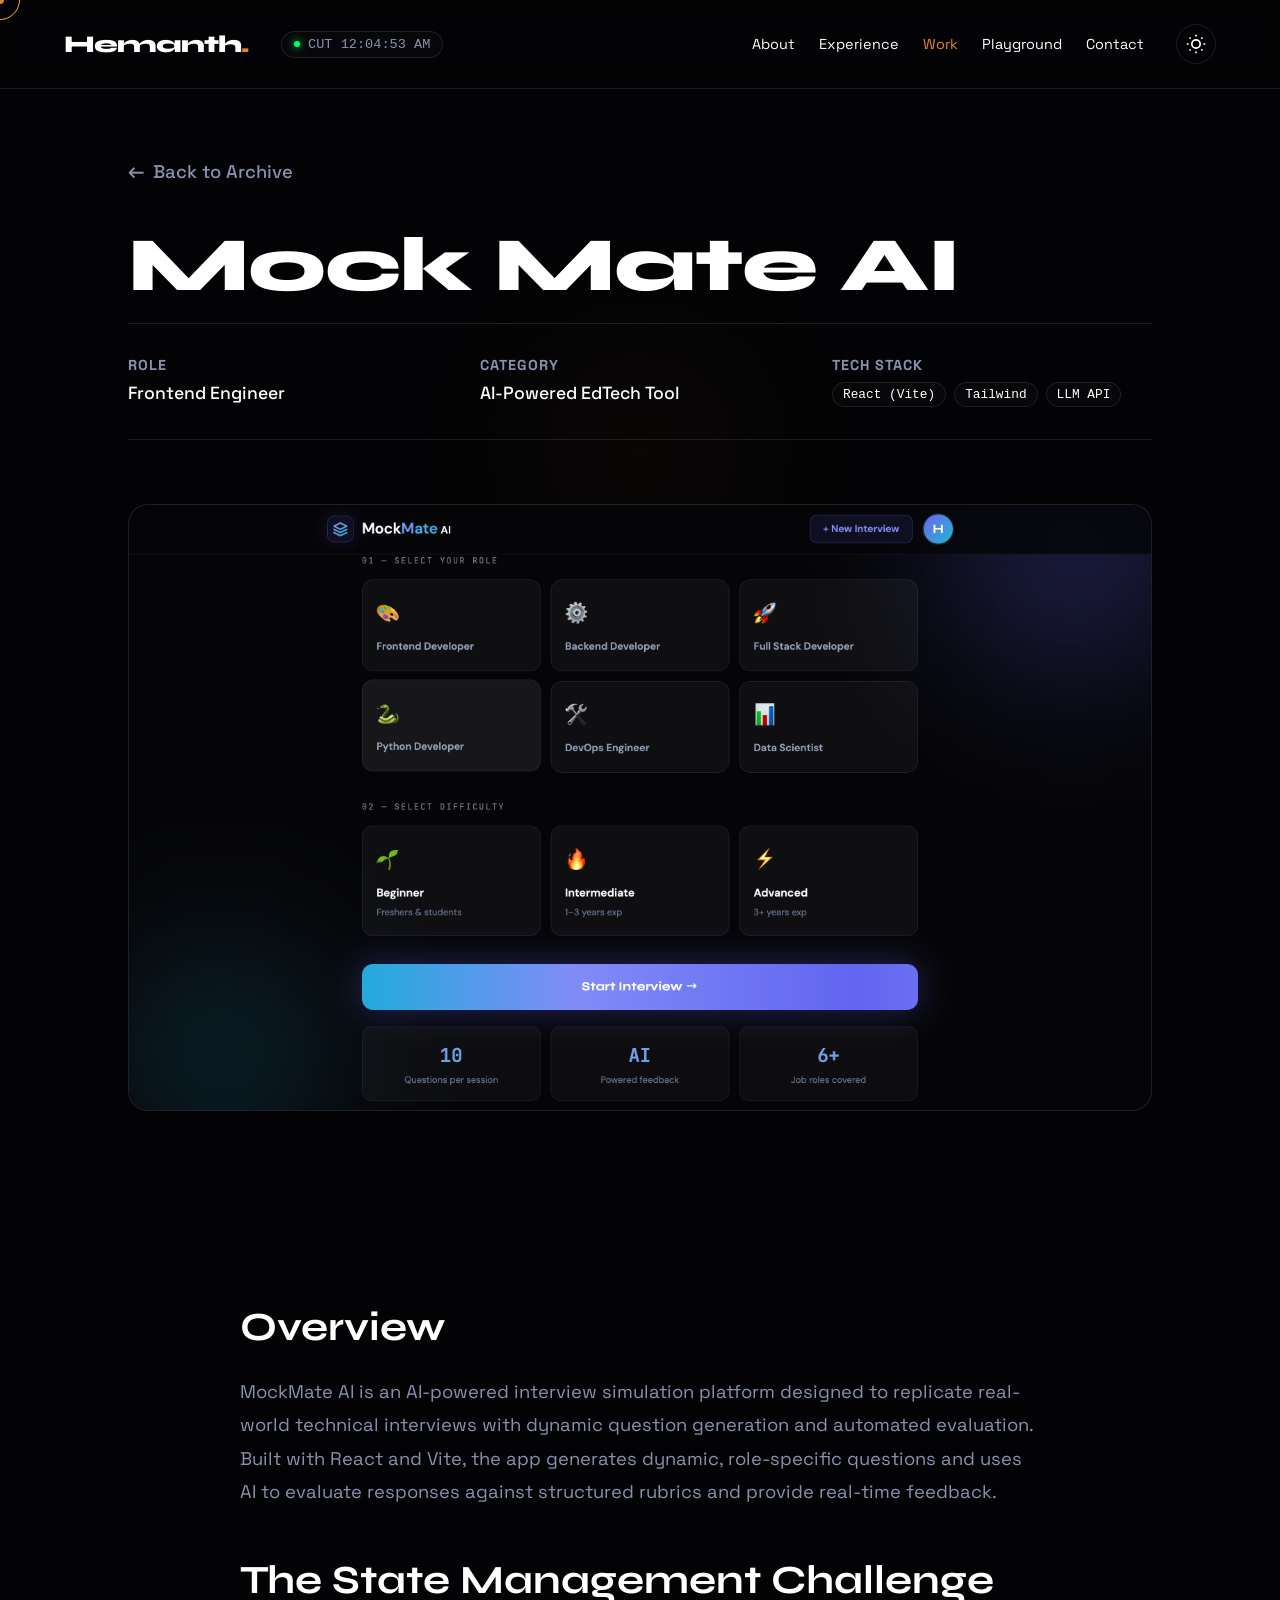
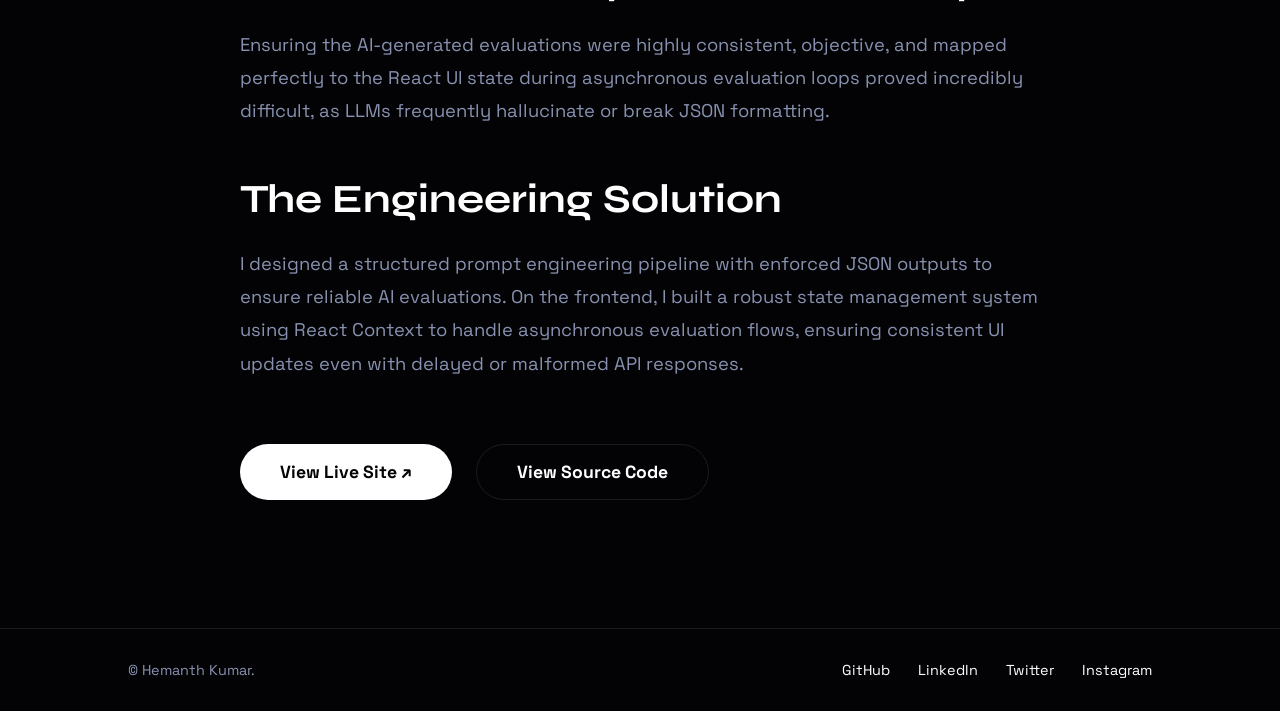
<file: projects/mock-mate-ai.html>
<!DOCTYPE html>
<html lang="en">
<head>
    <meta charset="UTF-8">
    <meta name="viewport" content="width=device-width, initial-scale=1.0">
    <title>MockMate AI | Hemanth Kumar</title>
    <link rel="stylesheet" href="../style.css">
    <link rel="preconnect" href="https://fonts.googleapis.com">
    <link rel="preconnect" href="https://fonts.gstatic.com" crossorigin>
    <link href="https://fonts.googleapis.com/css2?family=Space+Grotesk:wght@300;500;700&family=Syne:wght@700;800&display=swap" rel="stylesheet">
    <link rel="icon" type="image/png" href="../favicon.png?v=1">
</head>
<body>

    <div class="ambient-glow"></div>
    <div class="cursor-dot" id="cursor-dot"></div>
    <div class="cursor-outline" id="cursor-outline"></div>

    <nav>
        <div class="nav-left">
            <a href="../index.html" class="logo">Hemanth<span>.</span></a>
            <div class="live-time" id="live-time">IST 00:00:00</div>
        </div>
        
        <div class="nav-right">
            <div class="nav-links">
                <a href="../index.html#about">About</a>
                <a href="../index.html#experience">Experience</a>
                <a href="../projects.html" style="color: var(--neon);">Work</a>
                <a href="../playground.html">Playground</a>
                <a href="../index.html#contact">Contact</a>
            </div>
            <button class="theme-toggle" id="theme-toggle" aria-label="Toggle Theme">
                <svg width="20" height="20" viewBox="0 0 24 24" fill="none" stroke="currentColor" stroke-width="2" id="theme-icon">
                    <circle cx="12" cy="12" r="5"></circle>
                    <line x1="12" y1="1" x2="12" y2="3"></line>
                    <line x1="12" y1="21" x2="12" y2="23"></line>
                    <line x1="4.22" y1="4.22" x2="5.64" y2="5.64"></line>
                    <line x1="18.36" y1="18.36" x2="19.78" y2="19.78"></line>
                    <line x1="1" y1="12" x2="3" y2="12"></line>
                    <line x1="21" y1="12" x2="23" y2="12"></line>
                    <line x1="4.22" y1="19.78" x2="5.64" y2="18.36"></line>
                    <line x1="18.36" y1="5.64" x2="19.78" y2="4.22"></line>
                </svg>
            </button>
        </div>
    </nav>

    <header class="project-header">
        <a href="../projects.html" class="back-btn">
            <span class="arrow">&larr;</span> Back to Archive
        </a>

        <h1 class="project-title">Mock Mate AI</h1>
        
        <div class="project-meta">
            <div class="meta-item">
                <h4>Role</h4>
                <p>Frontend Engineer</p>
            </div>
            <div class="meta-item">
                <h4>Category</h4>
                <p>AI-Powered EdTech Tool</p>
            </div>
            <div class="meta-item">
                <h4>Tech Stack</h4>
                <div class="meta-tags">
                    <span>React (Vite)</span>
                    <span>Tailwind</span>
                    <span>LLM API</span>
                </div>
            </div>
        </div>

        <div class="project-hero-img">
            <img src="../images/mockmate.png" alt="AI Interview Application" style="width: 100%; height: 100%; object-fit: cover; border-radius: 20px;">
        </div>
    </header>

    <main class="project-content">
        <h2>Overview</h2>
        <p>MockMate AI is an AI-powered interview simulation platform designed to replicate real-world technical interviews with dynamic question generation and automated evaluation. Built with React and Vite, the app generates dynamic, role-specific questions and uses AI to evaluate responses against structured rubrics and provide real-time feedback.</p>
        
        <h2>The State Management Challenge</h2>
        <p>Ensuring the AI-generated evaluations were highly consistent, objective, and mapped perfectly to the React UI state during asynchronous evaluation loops proved incredibly difficult, as LLMs frequently hallucinate or break JSON formatting.</p>
        
        <h2>The Engineering Solution</h2>
        <p>I designed a structured prompt engineering pipeline with enforced JSON outputs to ensure reliable AI evaluations. On the frontend, I built a robust state management system using React Context to handle asynchronous evaluation flows, ensuring consistent UI updates even with delayed or malformed API responses.</p>

        <div class="project-links">
            <a href="https://mockmate-ai-prep.vercel.app" class="btn-primary" target="_blank" rel="noopener noreferrer">View Live Site &#x2197;&#xFE0E;</a>
            <a href="https://github.com/hemanthchowdary1/mockmate-ai" class="btn-secondary" target="_blank" rel="noopener noreferrer">View Source Code</a>
        </div>
    </main>

    <footer>
        <div class="footer-left">
            &copy; Hemanth Kumar.
        </div>
        <div class="social-links">
            <a href="https://github.com/hemanthchowdary1" target="_blank" rel="noopener noreferrer">GitHub</a>
            <a href="https://www.linkedin.com/in/hemanthkumar01/" target="_blank" rel="noopener noreferrer">LinkedIn</a>
            <a href="https://x.com/im_hemanth_" target="_blank" rel="noopener noreferrer">Twitter</a>
            <a href="https://www.instagram.com/_hemanthchowdary_/" target="_blank" rel="noopener noreferrer">Instagram</a>
        </div>
    </footer>

    <script src="../script.js"></script>

</body>
</html>
</file>
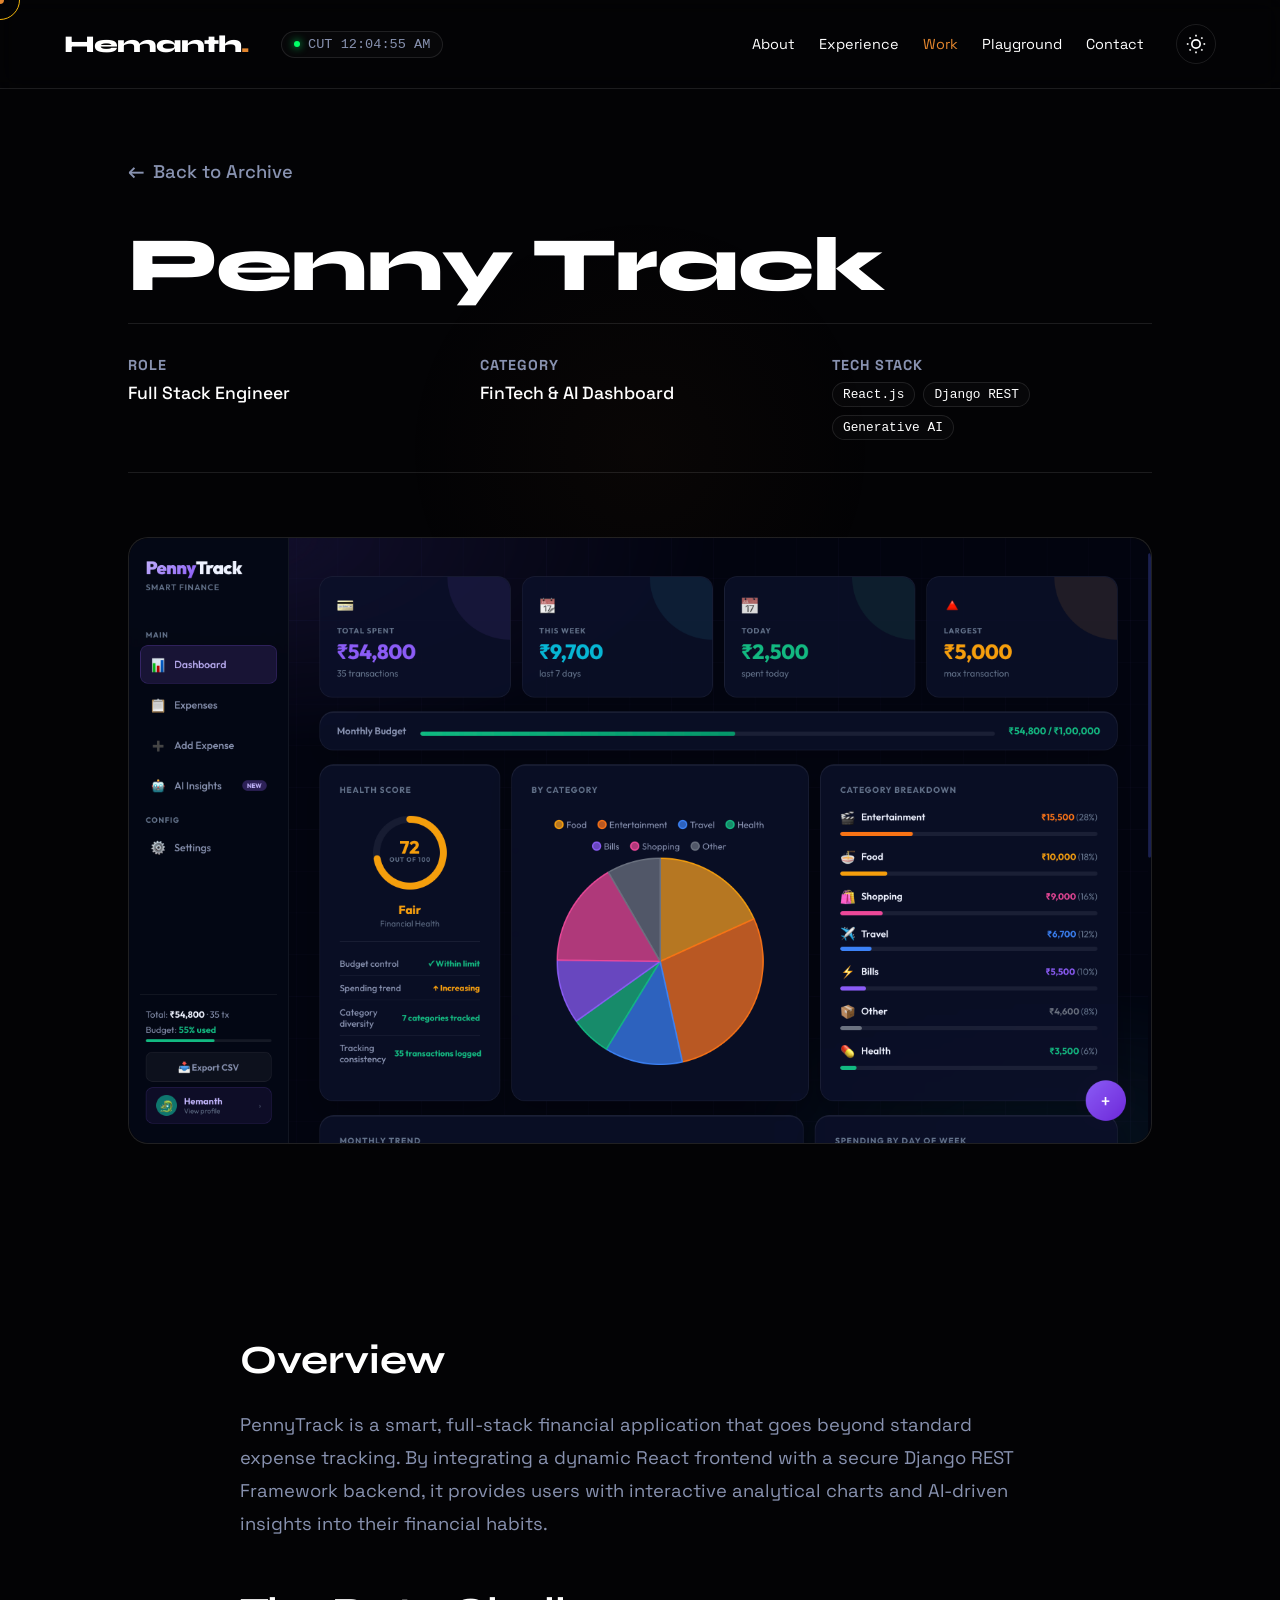
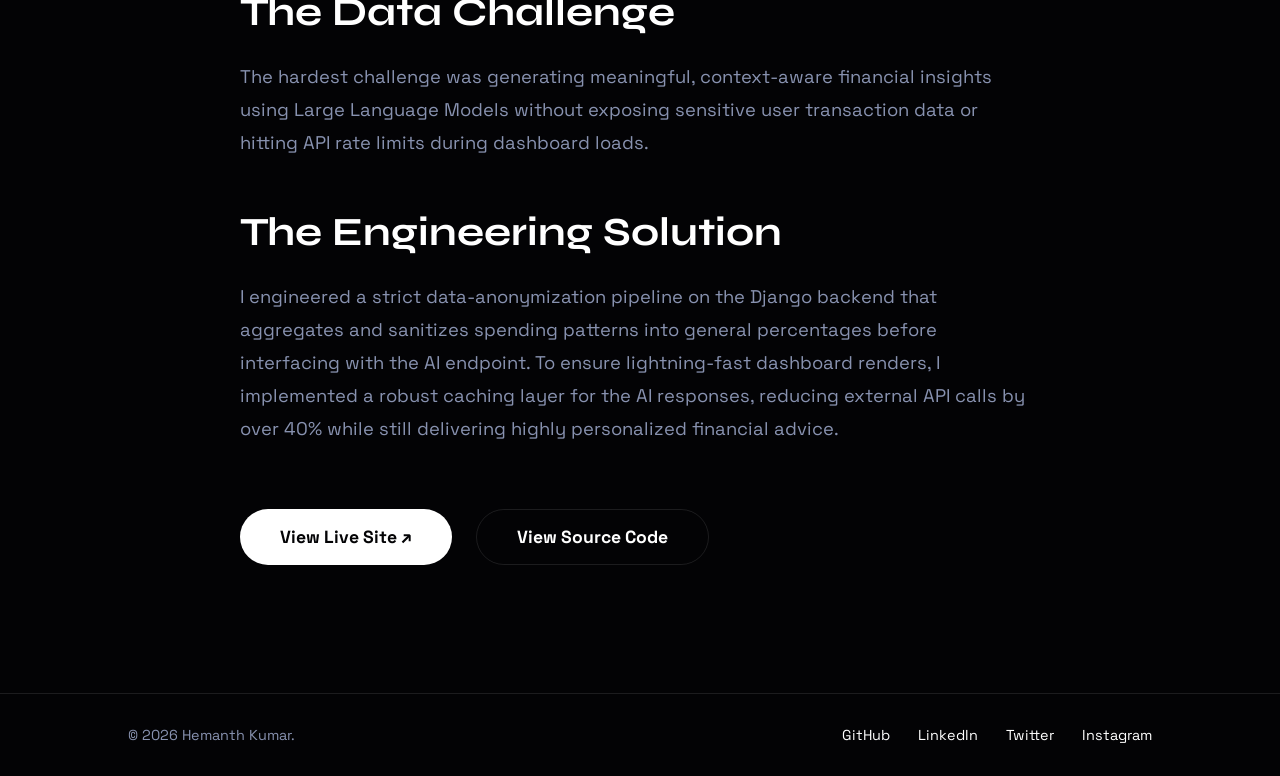
<file: projects/penny-track.html>
<!DOCTYPE html>
<html lang="en">
<head>
    <meta charset="UTF-8">
    <meta name="viewport" content="width=device-width, initial-scale=1.0">
    <title>PennyTrack | Hemanth Kumar</title>
    <link rel="stylesheet" href="../style.css">
    <link rel="preconnect" href="https://fonts.googleapis.com">
    <link rel="preconnect" href="https://fonts.gstatic.com" crossorigin>
    <link href="https://fonts.googleapis.com/css2?family=Space+Grotesk:wght@300;500;700&family=Syne:wght@700;800&display=swap" rel="stylesheet">
    <link rel="icon" type="image/png" href="../favicon.png?v=1">
</head>
<body>

    <div class="ambient-glow"></div>
    <div class="cursor-dot" id="cursor-dot"></div>
    <div class="cursor-outline" id="cursor-outline"></div>

    <nav>
        <div class="nav-left">
            <a href="../index.html" class="logo">Hemanth<span>.</span></a>
            <div class="live-time" id="live-time">IST 00:00:00</div>
        </div>
        
        <div class="nav-right">
            <div class="nav-links">
                <a href="../index.html#about">About</a>
                <a href="../index.html#experience">Experience</a>
                <a href="../projects.html" style="color: var(--neon);">Work</a>
                <a href="../playground.html">Playground</a>
                <a href="../index.html#contact">Contact</a>
            </div>
            <button class="theme-toggle" id="theme-toggle" aria-label="Toggle Theme">
                <svg width="20" height="20" viewBox="0 0 24 24" fill="none" stroke="currentColor" stroke-width="2" id="theme-icon">
                    <circle cx="12" cy="12" r="5"></circle>
                    <line x1="12" y1="1" x2="12" y2="3"></line>
                    <line x1="12" y1="21" x2="12" y2="23"></line>
                    <line x1="4.22" y1="4.22" x2="5.64" y2="5.64"></line>
                    <line x1="18.36" y1="18.36" x2="19.78" y2="19.78"></line>
                    <line x1="1" y1="12" x2="3" y2="12"></line>
                    <line x1="21" y1="12" x2="23" y2="12"></line>
                    <line x1="4.22" y1="19.78" x2="5.64" y2="18.36"></line>
                    <line x1="18.36" y1="5.64" x2="19.78" y2="4.22"></line>
                </svg>
            </button>
        </div>
    </nav>

    <header class="project-header">
        <a href="../projects.html" class="back-btn">
            <span class="arrow">&larr;</span> Back to Archive
        </a>

        <h1 class="project-title">Penny Track</h1>
        
        <div class="project-meta">
            <div class="meta-item">
                <h4>Role</h4>
                <p>Full Stack Engineer</p>
            </div>
            <div class="meta-item">
                <h4>Category</h4>
                <p>FinTech & AI Dashboard</p>
            </div>
            <div class="meta-item">
                <h4>Tech Stack</h4>
                <div class="meta-tags">
                    <span>React.js</span>
                    <span>Django REST</span>
                    <span>Generative AI</span>
                </div>
            </div>
        </div>

        <div class="project-hero-img">
            <img src="../images/pennytrack.png" alt="PennyTrack Dashboard" style="width: 100%; height: 100%; object-fit: cover; border-radius: 20px;">
        </div>
    </header>

    <main class="project-content">
        <h2>Overview</h2>
        <p>PennyTrack is a smart, full-stack financial application that goes beyond standard expense tracking. By integrating a dynamic React frontend with a secure Django REST Framework backend, it provides users with interactive analytical charts and AI-driven insights into their financial habits.</p>
        
        <h2>The Data Challenge</h2>
        <p>The hardest challenge was generating meaningful, context-aware financial insights using Large Language Models without exposing sensitive user transaction data or hitting API rate limits during dashboard loads.</p>
        
        <h2>The Engineering Solution</h2>
        <p>I engineered a strict data-anonymization pipeline on the Django backend that aggregates and sanitizes spending patterns into general percentages before interfacing with the AI endpoint. To ensure lightning-fast dashboard renders, I implemented a robust caching layer for the AI responses, reducing external API calls by over 40% while still delivering highly personalized financial advice.</p>

        <div class="project-links">
            <a href="https://pennytrack-ai.vercel.app" class="btn-primary" target="_blank" rel="noopener noreferrer">View Live Site &#x2197;&#xFE0E;</a>
            <a href="https://github.com/hemanthchowdary1/penny-track" class="btn-secondary" target="_blank" rel="noopener noreferrer">View Source Code</a>
        </div>
    </main>

    <footer>
        <div class="footer-left">
            &copy; 2026 Hemanth Kumar.
        </div>
        <div class="social-links">
            <a href="https://github.com/hemanthchowdary1" target="_blank" rel="noopener noreferrer">GitHub</a>
            <a href="https://www.linkedin.com/in/hemanthkumar01/" target="_blank" rel="noopener noreferrer">LinkedIn</a>
            <a href="https://x.com/im_hemanth_" target="_blank" rel="noopener noreferrer">Twitter</a>
            <a href="https://www.instagram.com/_hemanthchowdary_/" target="_blank" rel="noopener noreferrer">Instagram</a>
        </div>
    </footer>

    <script src="../script.js"></script>

</body>
</html>
</file>
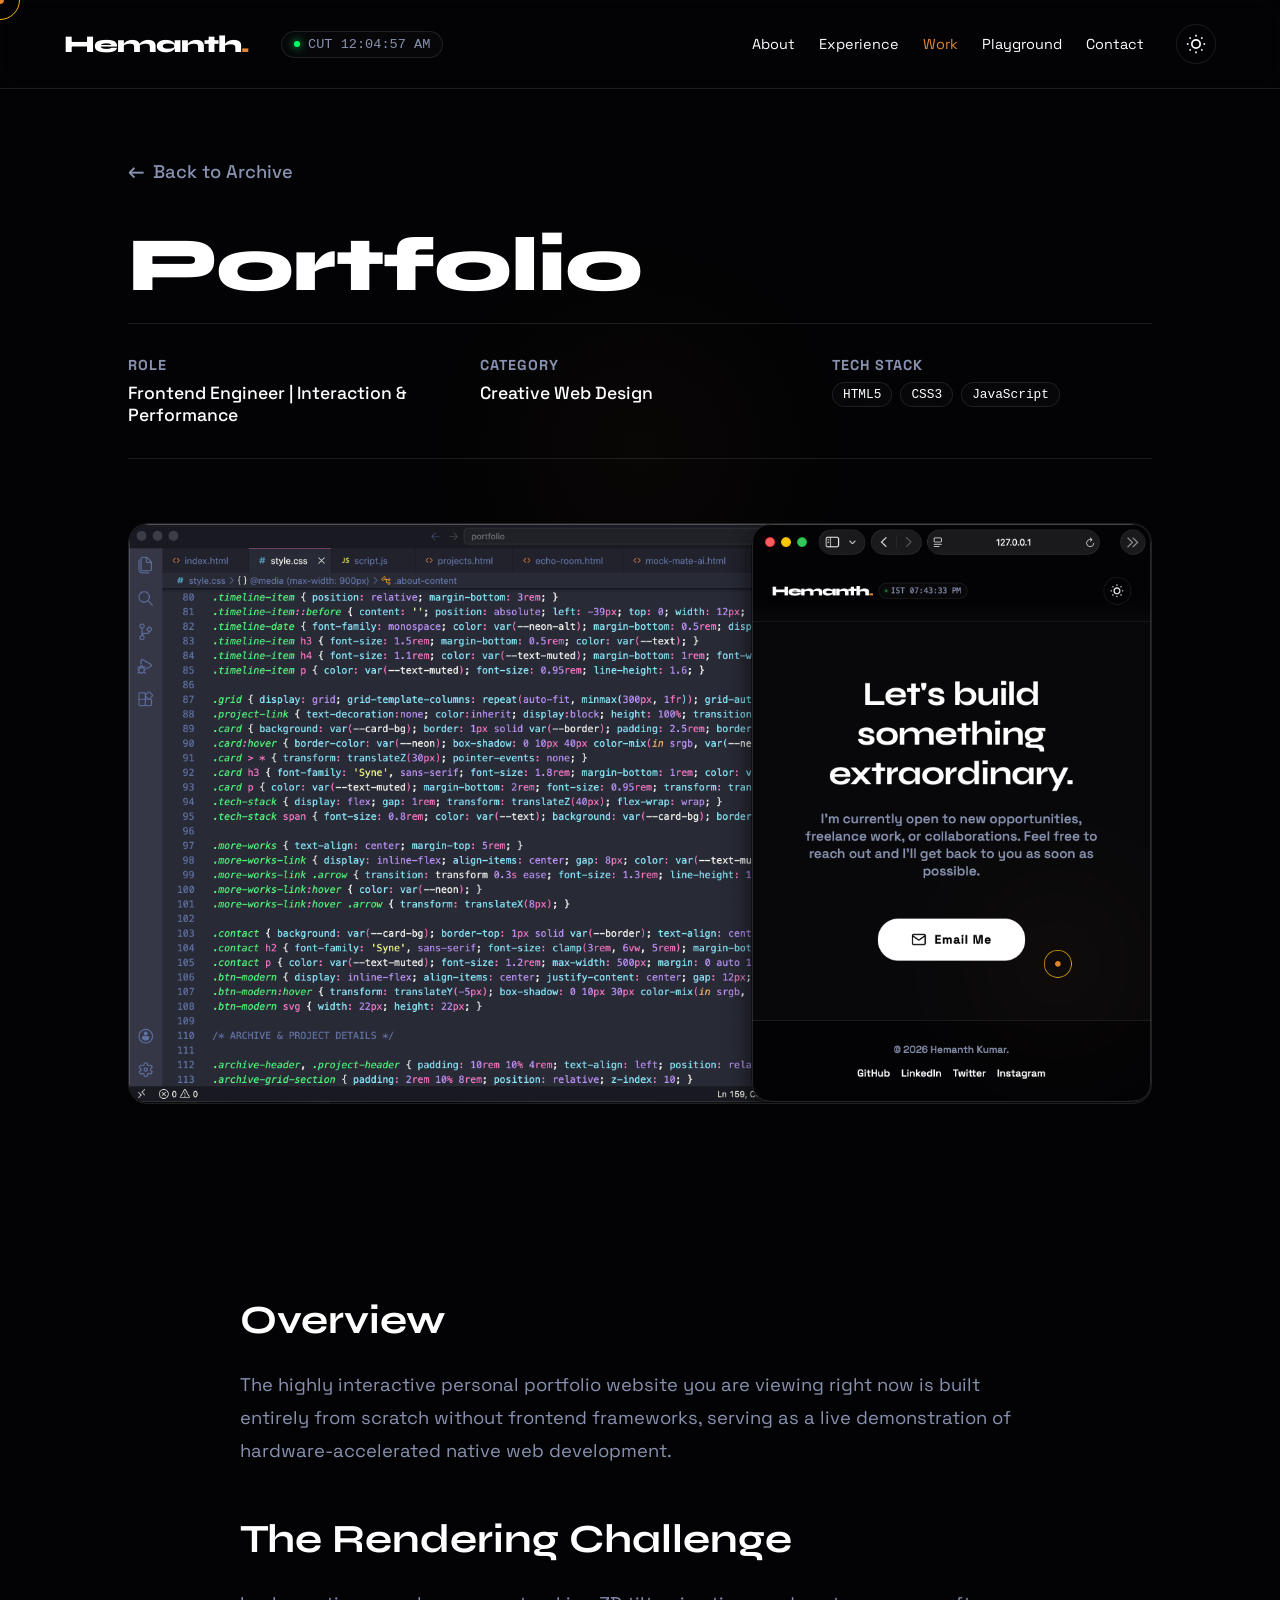
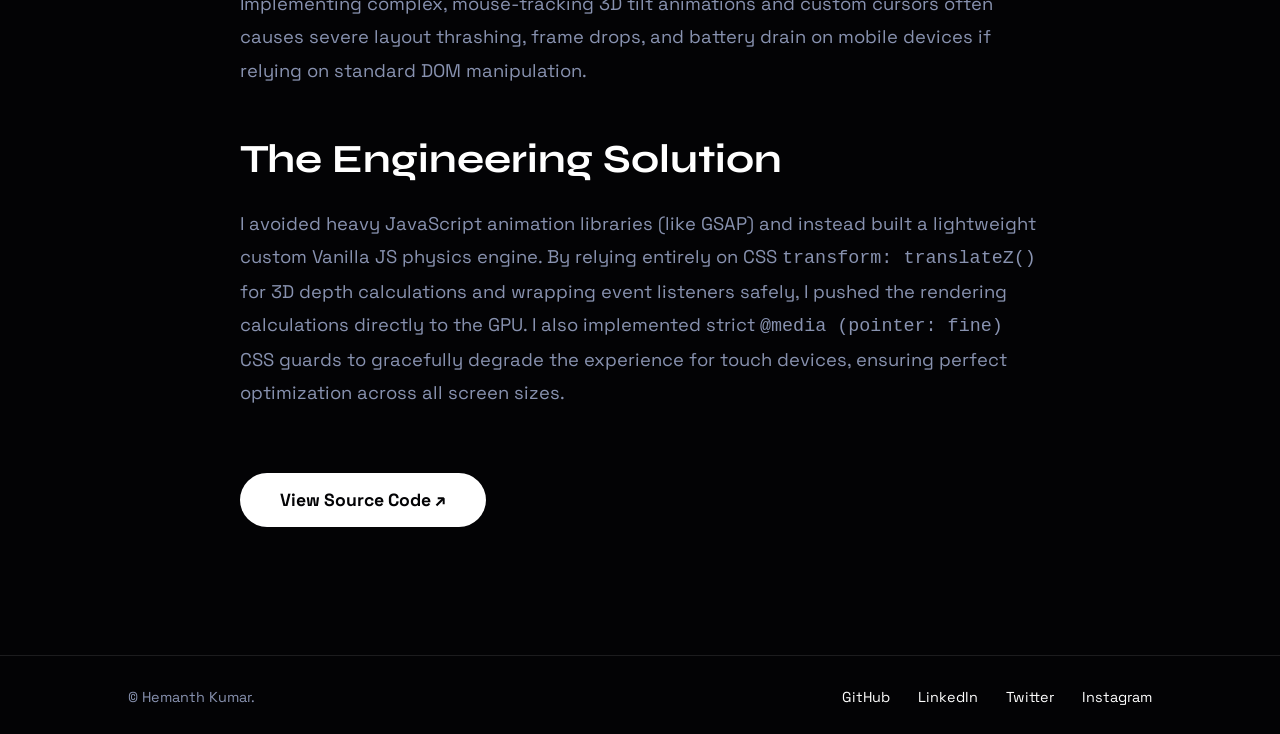
<file: projects/portfolio.html>
<!DOCTYPE html>
<html lang="en">
<head>
    <meta charset="UTF-8">
    <meta name="viewport" content="width=device-width, initial-scale=1.0">
    <title>Portfolio | Hemanth Kumar</title>
    <link rel="stylesheet" href="../style.css">
    <link rel="preconnect" href="https://fonts.googleapis.com">
    <link rel="preconnect" href="https://fonts.gstatic.com" crossorigin>
    <link href="https://fonts.googleapis.com/css2?family=Space+Grotesk:wght@300;500;700&family=Syne:wght@700;800&display=swap" rel="stylesheet">
    <link rel="icon" type="image/png" href="../favicon.png?v=1">
</head>
<body>

    <div class="ambient-glow"></div>
    <div class="cursor-dot" id="cursor-dot"></div>
    <div class="cursor-outline" id="cursor-outline"></div>

    <nav>
        <div class="nav-left">
            <a href="../index.html" class="logo">Hemanth<span>.</span></a>
            <div class="live-time" id="live-time">IST 00:00:00</div>
        </div>
        
        <div class="nav-right">
            <div class="nav-links">
                <a href="../index.html#about">About</a>
                <a href="../index.html#experience">Experience</a>
                <a href="../projects.html" style="color: var(--neon);">Work</a>
                <a href="../playground.html">Playground</a>
                <a href="../index.html#contact">Contact</a>
            </div>
            <button class="theme-toggle" id="theme-toggle" aria-label="Toggle Theme">
                <svg width="20" height="20" viewBox="0 0 24 24" fill="none" stroke="currentColor" stroke-width="2" id="theme-icon">
                    <circle cx="12" cy="12" r="5"></circle>
                    <line x1="12" y1="1" x2="12" y2="3"></line>
                    <line x1="12" y1="21" x2="12" y2="23"></line>
                    <line x1="4.22" y1="4.22" x2="5.64" y2="5.64"></line>
                    <line x1="18.36" y1="18.36" x2="19.78" y2="19.78"></line>
                    <line x1="1" y1="12" x2="3" y2="12"></line>
                    <line x1="21" y1="12" x2="23" y2="12"></line>
                    <line x1="4.22" y1="19.78" x2="5.64" y2="18.36"></line>
                    <line x1="18.36" y1="5.64" x2="19.78" y2="4.22"></line>
                </svg>
            </button>
        </div>
    </nav>

    <header class="project-header">
        <a href="../projects.html" class="back-btn">
            <span class="arrow">&larr;</span> Back to Archive
        </a>

        <h1 class="project-title">Portfolio</h1>
        
        <div class="project-meta">
            <div class="meta-item">
                <h4>Role</h4>
                <p>Frontend Engineer | Interaction & Performance</p>
            </div>
            <div class="meta-item">
                <h4>Category</h4>
                <p>Creative Web Design</p>
            </div>
            <div class="meta-item">
                <h4>Tech Stack</h4>
                <div class="meta-tags">
                    <span>HTML5</span>
                    <span>CSS3</span>
                    <span>JavaScript</span>
                </div>
            </div>
        </div>

        <div class="project-hero-img">
            <img src="../images/portfolio.png" alt="Hemanth Kumar Interactive Portfolio" style="width: 100%; height: 100%; object-fit: cover; border-radius: 20px;">
        </div>
    </header>

    <main class="project-content">
        <h2>Overview</h2>
        <p>The highly interactive personal portfolio website you are viewing right now is built entirely from scratch without frontend frameworks, serving as a live demonstration of hardware-accelerated native web development.</p>
        
        <h2>The Rendering Challenge</h2>
        <p>Implementing complex, mouse-tracking 3D tilt animations and custom cursors often causes severe layout thrashing, frame drops, and battery drain on mobile devices if relying on standard DOM manipulation.</p>
        
        <h2>The Engineering Solution</h2>
        <p>I avoided heavy JavaScript animation libraries (like GSAP) and instead built a lightweight custom Vanilla JS physics engine. By relying entirely on CSS <code>transform: translateZ()</code> for 3D depth calculations and wrapping event listeners safely, I pushed the rendering calculations directly to the GPU. I also implemented strict <code>@media (pointer: fine)</code> CSS guards to gracefully degrade the experience for touch devices, ensuring perfect optimization across all screen sizes.</p>

        <div class="project-links">
            <a href="https://github.com/hemanthchowdary1/portfolio-website" class="btn-primary" target="_blank" rel="noopener noreferrer">View Source Code &#x2197;&#xFE0E;</a>
        </div>
    </main>

    <footer>
        <div class="footer-left">
            &copy; Hemanth Kumar.
        </div>
        <div class="social-links">
            <a href="https://github.com/hemanthchowdary1" target="_blank" rel="noopener noreferrer">GitHub</a>
            <a href="https://www.linkedin.com/in/hemanthkumar01/" target="_blank" rel="noopener noreferrer">LinkedIn</a>
            <a href="https://x.com/im_hemanth_" target="_blank" rel="noopener noreferrer">Twitter</a>
            <a href="https://www.instagram.com/_hemanthchowdary_/" target="_blank" rel="noopener noreferrer">Instagram</a>
        </div>
    </footer>

    <script src="../script.js"></script>

</body>
</html>
</file>
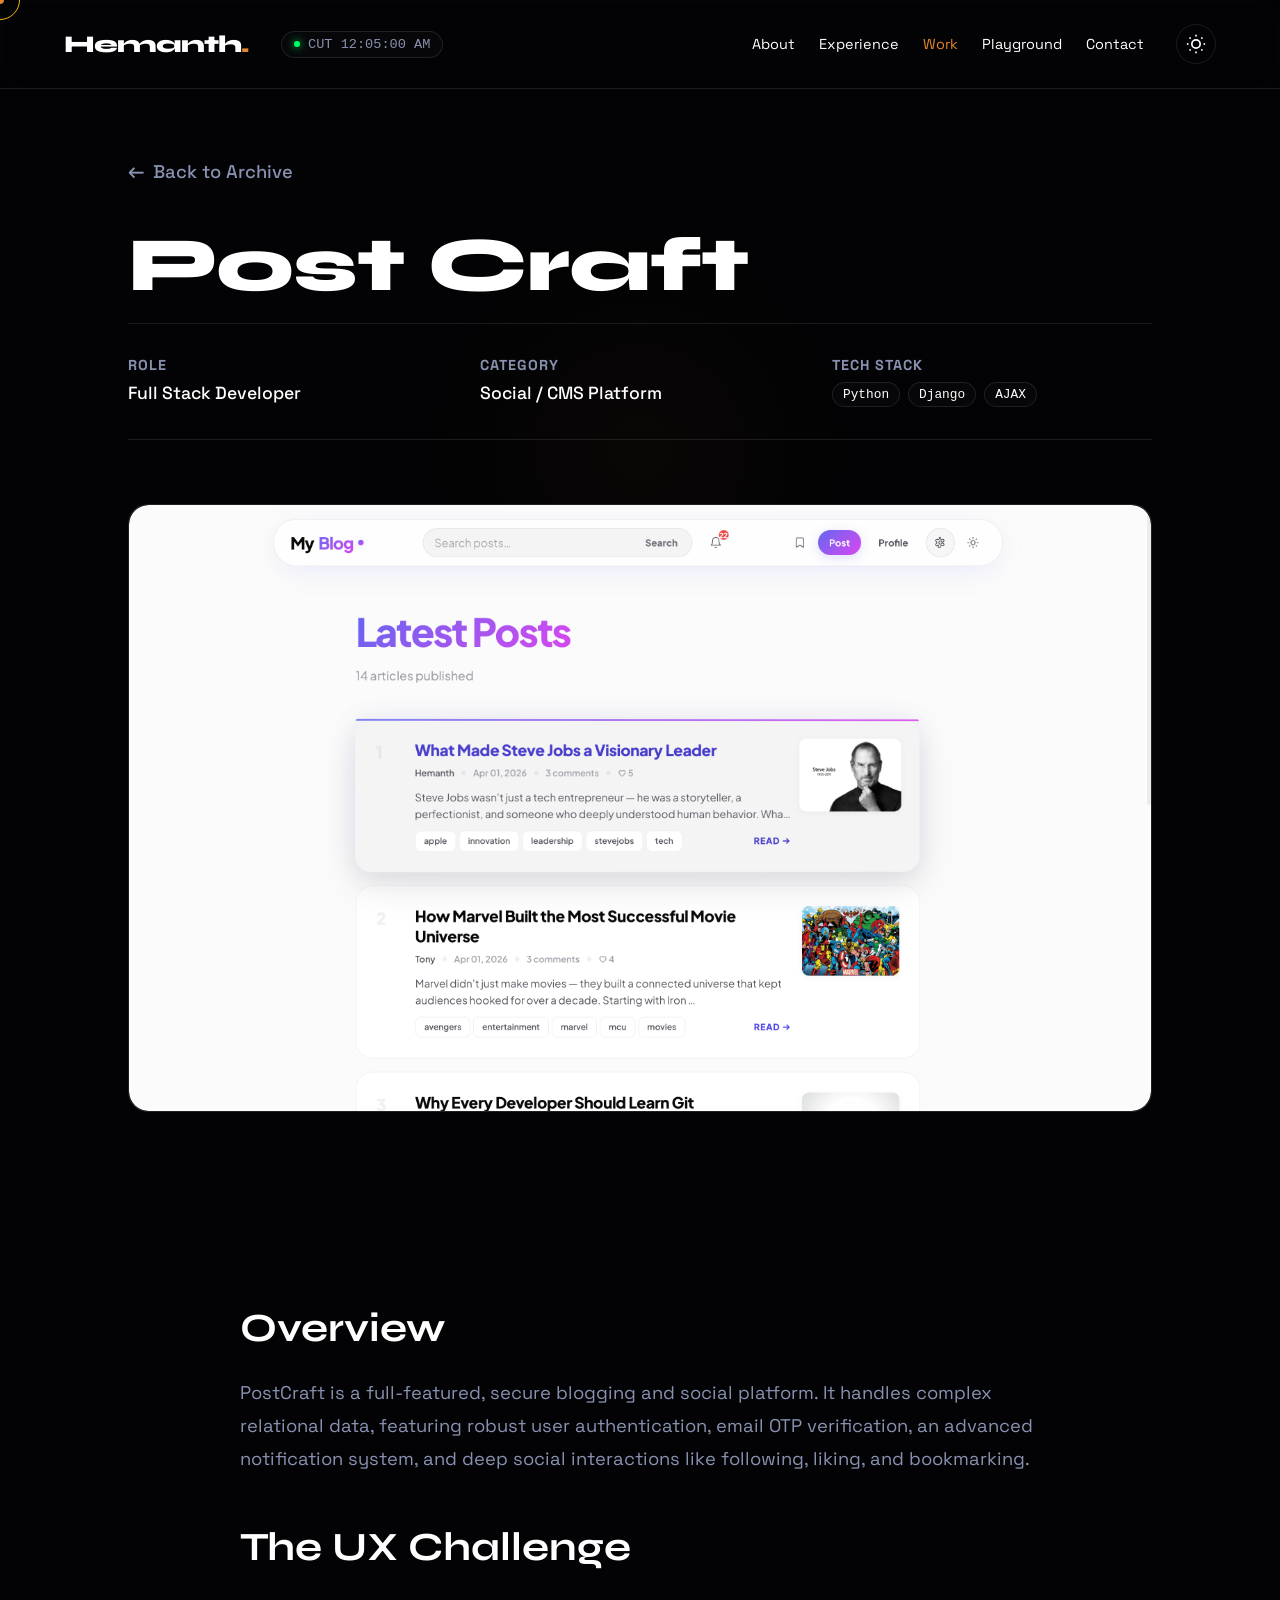
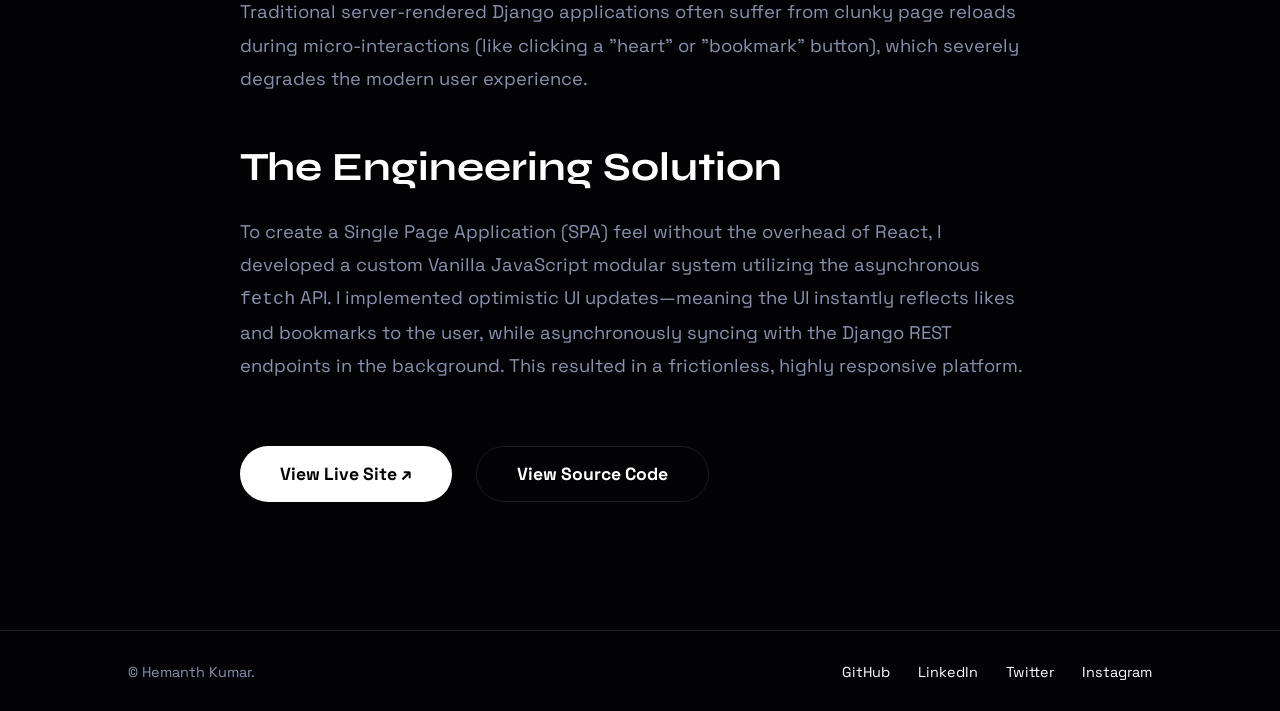
<file: projects/post-craft.html>
<!DOCTYPE html>
<html lang="en">
<head>
    <meta charset="UTF-8">
    <meta name="viewport" content="width=device-width, initial-scale=1.0">
    <title>PostCraft | Hemanth Kumar</title>
    <link rel="stylesheet" href="../style.css">
    <link rel="preconnect" href="https://fonts.googleapis.com">
    <link rel="preconnect" href="https://fonts.gstatic.com" crossorigin>
    <link href="https://fonts.googleapis.com/css2?family=Space+Grotesk:wght@300;500;700&family=Syne:wght@700;800&display=swap" rel="stylesheet">
    <link rel="icon" type="image/png" href="../favicon.png?v=1">
</head>
<body>

    <div class="ambient-glow"></div>
    <div class="cursor-dot" id="cursor-dot"></div>
    <div class="cursor-outline" id="cursor-outline"></div>

    <nav>
        <div class="nav-left">
            <a href="../index.html" class="logo">Hemanth<span>.</span></a>
            <div class="live-time" id="live-time">IST 00:00:00</div>
        </div>
        
        <div class="nav-right">
            <div class="nav-links">
                <a href="../index.html#about">About</a>
                <a href="../index.html#experience">Experience</a>
                <a href="../projects.html" style="color: var(--neon);">Work</a>
                <a href="../playground.html">Playground</a>
                <a href="../index.html#contact">Contact</a>
            </div>
            <button class="theme-toggle" id="theme-toggle" aria-label="Toggle Theme">
                <svg width="20" height="20" viewBox="0 0 24 24" fill="none" stroke="currentColor" stroke-width="2" id="theme-icon">
                    <circle cx="12" cy="12" r="5"></circle>
                    <line x1="12" y1="1" x2="12" y2="3"></line>
                    <line x1="12" y1="21" x2="12" y2="23"></line>
                    <line x1="4.22" y1="4.22" x2="5.64" y2="5.64"></line>
                    <line x1="18.36" y1="18.36" x2="19.78" y2="19.78"></line>
                    <line x1="1" y1="12" x2="3" y2="12"></line>
                    <line x1="21" y1="12" x2="23" y2="12"></line>
                    <line x1="4.22" y1="19.78" x2="5.64" y2="18.36"></line>
                    <line x1="18.36" y1="5.64" x2="19.78" y2="4.22"></line>
                </svg>
            </button>
        </div>
    </nav>

    <header class="project-header">
        <a href="../projects.html" class="back-btn">
            <span class="arrow">&larr;</span> Back to Archive
        </a>

        <h1 class="project-title">Post Craft</h1>
        
        <div class="project-meta">
            <div class="meta-item">
                <h4>Role</h4>
                <p>Full Stack Developer</p>
            </div>
            <div class="meta-item">
                <h4>Category</h4>
                <p>Social / CMS Platform</p>
            </div>
            <div class="meta-item">
                <h4>Tech Stack</h4>
                <div class="meta-tags">
                    <span>Python</span>
                    <span>Django</span>
                    <span>AJAX</span>
                </div>
            </div>
        </div>

        <div class="project-hero-img">
            <img src="../images/postcraft.png" alt="PostCraft Blogging Platform" style="width: 100%; height: 100%; object-fit: cover; border-radius: 20px;">
        </div>
    </header>

    <main class="project-content">
        <h2>Overview</h2>
        <p>PostCraft is a full-featured, secure blogging and social platform. It handles complex relational data, featuring robust user authentication, email OTP verification, an advanced notification system, and deep social interactions like following, liking, and bookmarking.</p>
        
        <h2>The UX Challenge</h2>
        <p>Traditional server-rendered Django applications often suffer from clunky page reloads during micro-interactions (like clicking a "heart" or "bookmark" button), which severely degrades the modern user experience.</p>
        
        <h2>The Engineering Solution</h2>
        <p>To create a Single Page Application (SPA) feel without the overhead of React, I developed a custom Vanilla JavaScript modular system utilizing the asynchronous <code>fetch</code> API. I implemented optimistic UI updates—meaning the UI instantly reflects likes and bookmarks to the user, while asynchronously syncing with the Django REST endpoints in the background. This resulted in a frictionless, highly responsive platform.</p>

        <div class="project-links">
            <a href="https://postcraft-bloggingplatform.onrender.com" class="btn-primary" target="_blank" rel="noopener noreferrer">View Live Site &#x2197;&#xFE0E;</a>
            <a href="https://github.com/hemanthchowdary1/postcraft-bloggingPlatform" class="btn-secondary" target="_blank" rel="noopener noreferrer">View Source Code</a>
        </div>
    </main>

    <footer>
        <div class="footer-left">
            &copy; Hemanth Kumar.
        </div>
        <div class="social-links">
            <a href="https://github.com/hemanthchowdary1" target="_blank" rel="noopener noreferrer">GitHub</a>
            <a href="https://www.linkedin.com/in/hemanthkumar01/" target="_blank" rel="noopener noreferrer">LinkedIn</a>
            <a href="https://x.com/im_hemanth_" target="_blank" rel="noopener noreferrer">Twitter</a>
            <a href="https://www.instagram.com/_hemanthchowdary_/" target="_blank" rel="noopener noreferrer">Instagram</a>
        </div>
    </footer>

    <script src="../script.js"></script>

</body>
</html>
</file>
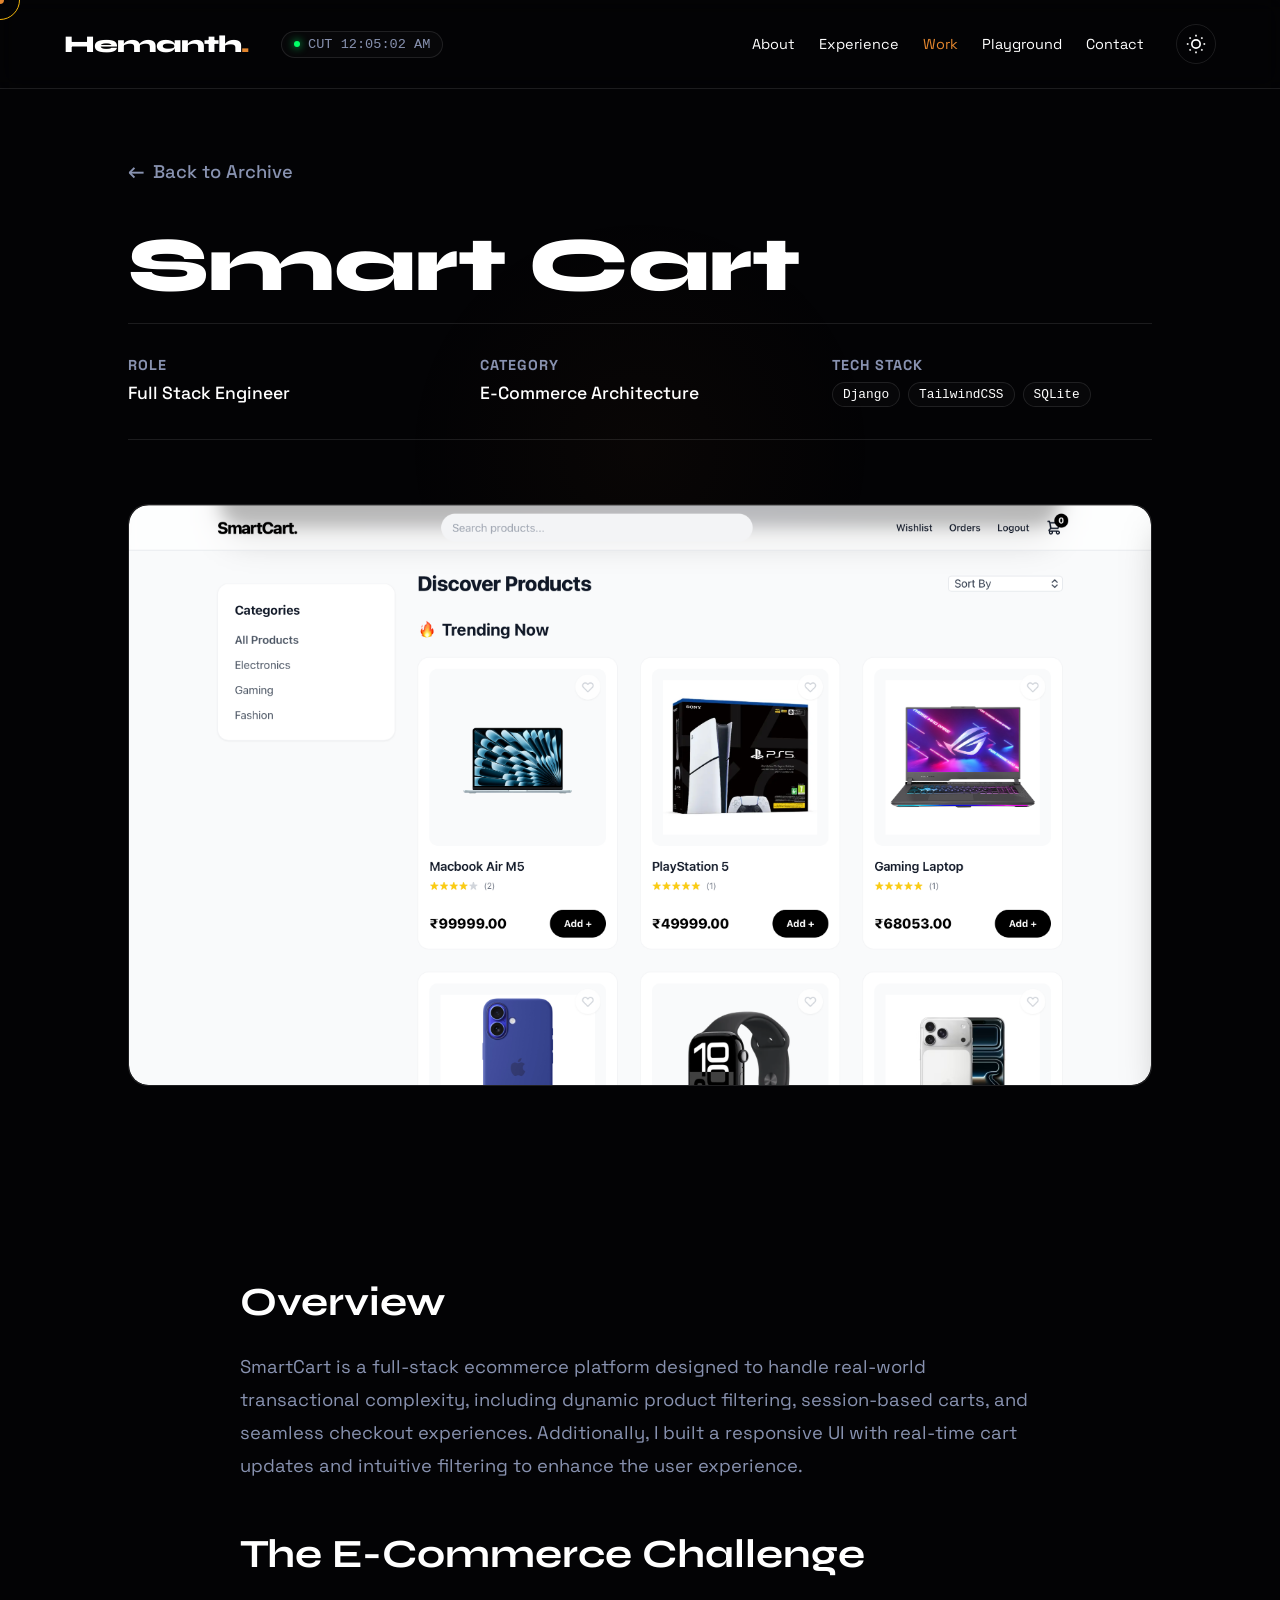
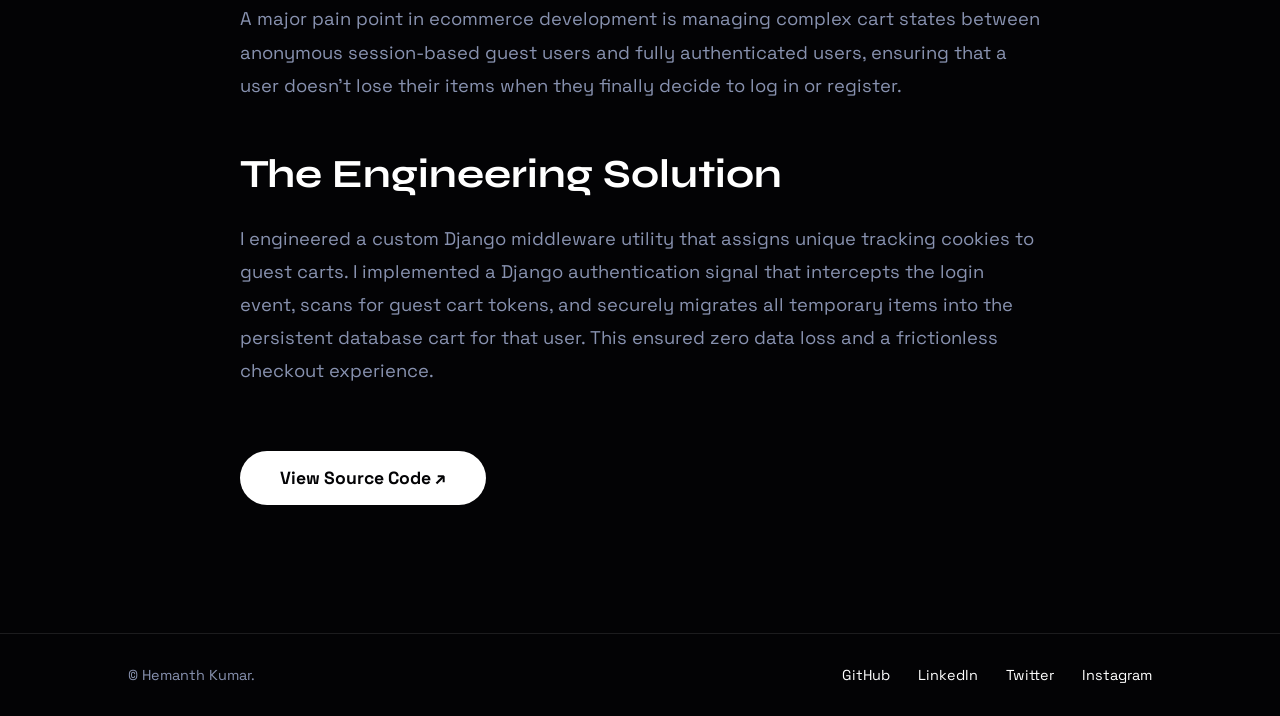
<file: projects/smart-cart.html>
<!DOCTYPE html>
<html lang="en">
<head>
    <meta charset="UTF-8">
    <meta name="viewport" content="width=device-width, initial-scale=1.0">
    <title>SmartCart | Hemanth Kumar</title>
    <link rel="stylesheet" href="../style.css">
    <link rel="preconnect" href="https://fonts.googleapis.com">
    <link rel="preconnect" href="https://fonts.gstatic.com" crossorigin>
    <link href="https://fonts.googleapis.com/css2?family=Space+Grotesk:wght@300;500;700&family=Syne:wght@700;800&display=swap" rel="stylesheet">
    <link rel="icon" type="image/png" href="../favicon.png?v=1">
</head>
<body>

    <div class="ambient-glow"></div>
    <div class="cursor-dot" id="cursor-dot"></div>
    <div class="cursor-outline" id="cursor-outline"></div>

    <nav>
        <div class="nav-left">
            <a href="../index.html" class="logo">Hemanth<span>.</span></a>
            <div class="live-time" id="live-time">IST 00:00:00</div>
        </div>
        
        <div class="nav-right">
            <div class="nav-links">
                <a href="../index.html#about">About</a>
                <a href="../index.html#experience">Experience</a>
                <a href="../projects.html" style="color: var(--neon);">Work</a>
                <a href="../playground.html">Playground</a>
                <a href="../index.html#contact">Contact</a>
            </div>
            <button class="theme-toggle" id="theme-toggle" aria-label="Toggle Theme">
                <svg width="20" height="20" viewBox="0 0 24 24" fill="none" stroke="currentColor" stroke-width="2" id="theme-icon">
                    <circle cx="12" cy="12" r="5"></circle>
                    <line x1="12" y1="1" x2="12" y2="3"></line>
                    <line x1="12" y1="21" x2="12" y2="23"></line>
                    <line x1="4.22" y1="4.22" x2="5.64" y2="5.64"></line>
                    <line x1="18.36" y1="18.36" x2="19.78" y2="19.78"></line>
                    <line x1="1" y1="12" x2="3" y2="12"></line>
                    <line x1="21" y1="12" x2="23" y2="12"></line>
                    <line x1="4.22" y1="19.78" x2="5.64" y2="18.36"></line>
                    <line x1="18.36" y1="5.64" x2="19.78" y2="4.22"></line>
                </svg>
            </button>
        </div>
    </nav>

    <header class="project-header">
        <a href="../projects.html" class="back-btn">
            <span class="arrow">&larr;</span> Back to Archive
        </a>

        <h1 class="project-title">Smart Cart</h1>
        
        <div class="project-meta">
            <div class="meta-item">
                <h4>Role</h4>
                <p>Full Stack Engineer</p>
            </div>
            <div class="meta-item">
                <h4>Category</h4>
                <p>E-Commerce Architecture</p>
            </div>
            <div class="meta-item">
                <h4>Tech Stack</h4>
                <div class="meta-tags">
                    <span>Django</span>
                    <span>TailwindCSS</span>
                    <span>SQLite</span>
                </div>
            </div>
        </div>

        <div class="project-hero-img">
            <img src="../images/smartcart.png" alt="SmartCart Ecommerce Store" style="width: 100%; height: 100%; object-fit: cover; border-radius: 20px;">
        </div>
    </header>

    <main class="project-content">
        <h2>Overview</h2>
        <p>SmartCart is a full-stack ecommerce platform designed to handle real-world transactional complexity, including dynamic product filtering, session-based carts, and seamless checkout experiences. Additionally, I built a responsive UI with real-time cart updates and intuitive filtering to enhance the user experience.</p>
        
        <h2>The E-Commerce Challenge</h2>
        <p>A major pain point in ecommerce development is managing complex cart states between anonymous session-based guest users and fully authenticated users, ensuring that a user doesn't lose their items when they finally decide to log in or register.</p>
        
        <h2>The Engineering Solution</h2>
        <p>I engineered a custom Django middleware utility that assigns unique tracking cookies to guest carts. I implemented a Django authentication signal that intercepts the login event, scans for guest cart tokens, and securely migrates all temporary items into the persistent database cart for that user. This ensured zero data loss and a frictionless checkout experience.</p>

        <div class="project-links">
            <a href="https://github.com/hemanthchowdary1/smartcart-django-ecommerce" class="btn-primary" target="_blank" rel="noopener noreferrer">View Source Code &#x2197;&#xFE0E;</a>
            <!-- <a href="#" class="btn-secondary" target="_blank" rel="noopener noreferrer">View Live Site</a> -->
        </div>
    </main>

    <footer>
        <div class="footer-left">
            &copy; Hemanth Kumar.
        </div>
        <div class="social-links">
            <a href="https://github.com/hemanthchowdary1" target="_blank" rel="noopener noreferrer">GitHub</a>
            <a href="https://www.linkedin.com/in/hemanthkumar01/" target="_blank" rel="noopener noreferrer">LinkedIn</a>
            <a href="https://x.com/im_hemanth_" target="_blank" rel="noopener noreferrer">Twitter</a>
            <a href="https://www.instagram.com/_hemanthchowdary_/" target="_blank" rel="noopener noreferrer">Instagram</a>
        </div>
    </footer>

    <script src="../script.js"></script>

</body>
</html>
</file>
<file: style.css>
/* BASE THEME & VARIABLES */

:root {
    --bg: #030305;
    --neon: #E2852E;
    --neon-alt: #F2B50B;
    --text: #ffffff;
    --text-muted: #8892b0;
    --card-bg: rgba(255, 255, 255, 0.02);
    --border: rgba(255, 255, 255, 0.1);
    --glow-opacity: 0.03;
    --btn-text: #000000;
}

body.light-theme {
    --bg: #f5f5f7;
    --neon: #0055ff;
    --neon-alt: #8800ff;
    --text: #1d1d1f;
    --text-muted: #6e6e73;
    --card-bg: rgba(0, 0, 0, 0.03);
    --border: rgba(0, 0, 0, 0.1);
    --glow-opacity: 0.03;
    --btn-text: #ffffff;
}

* { margin: 0; padding: 0; box-sizing: border-box; scroll-behavior: smooth; }

@media (pointer: fine) { body, * { cursor: none; } }

body { background-color: var(--bg); color: var(--text); font-family: 'Space Grotesk', sans-serif; overflow-x: hidden; transition: background-color 0.5s ease, color 0.5s ease; }

/* AMBIENT GLOW & CUSTOM CURSOR */

.ambient-glow { position: fixed; top: 0; left: 0; width: 100vw; height: 100vh; pointer-events: none; z-index: 0; background: radial-gradient(600px circle at var(--mouse-x, 50vw) var(--mouse-y, 50vh), rgba(226, 133, 46, var(--glow-opacity)), transparent 40%); transition: background 0.5s ease; }
.cursor-dot { position: fixed; top: 0; left: 0; width: 8px; height: 8px; background: var(--neon); border-radius: 50%; pointer-events: none; z-index: 9999; transform: translate(-50%, -50%); }
.cursor-outline { position: fixed; top: 0; left: 0; width: 40px; height: 40px; border: 1px solid var(--neon-alt); border-radius: 50%; pointer-events: none; z-index: 9998; transform: translate(-50%, -50%); transition: width 0.2s, height 0.2s, background-color 0.3s; }

/* NAVIGATION & FOOTER (Shared) */

nav { padding: 1.5rem 5%; display: flex; justify-content: space-between; align-items: center; position: fixed; width: 100%; top: 0; z-index: 100; backdrop-filter: blur(10px); border-bottom: 1px solid var(--border); }
.nav-left { display: flex; align-items: center; gap: 2rem; }
.logo { font-family: 'Syne', sans-serif; font-size: 1.5rem; font-weight: 800; color: var(--text); text-decoration: none; letter-spacing: -1px; }
.logo span { color: var(--neon); }
.live-time { font-size: 0.85rem; font-family: monospace; color: var(--text-muted); background: var(--card-bg); padding: 5px 12px; border-radius: 20px; border: 1px solid var(--border); display: flex; align-items: center; gap: 8px; }
.live-time::before { content: ''; display: block; width: 6px; height: 6px; background: #00ff66; border-radius: 50%; box-shadow: 0 0 8px #00ff66; animation: blink 2s infinite; }
@keyframes blink { 0%, 100% { opacity: 1; } 50% { opacity: 0.4; } }
.nav-right { display: flex; gap: 2rem; align-items: center; }
.nav-links { display: flex; gap: 1.5rem; }
.nav-links a { color: var(--text); text-decoration: none; font-size: 0.9rem; transition: color 0.3s; }
.nav-links a:hover { color: var(--neon); }
.theme-toggle { background: transparent; border: 1px solid var(--border); color: var(--text); padding: 8px; border-radius: 50%; width: 40px; height: 40px; display: flex; align-items: center; justify-content: center; transition: all 0.3s; }
.theme-toggle:hover { border-color: var(--neon); color: var(--neon); }

footer { padding: 2rem 10%; text-align: center; border-top: 1px solid var(--border); color: var(--text-muted); font-size: 0.9rem; display: flex; justify-content: space-between; align-items: center; position: relative; z-index: 10;}
.social-links a { color: var(--text); text-decoration: none; margin-left: 1.5rem; transition: color 0.3s; }
.social-links a:hover { color: var(--neon); text-shadow: 0 0 8px var(--neon); }

/* HOME PAGE & GENERAL SECTIONS */

section { padding: 6rem 10%; position: relative; z-index: 10; scroll-margin-top: 100px; }
.section-title { font-family: 'Syne', sans-serif; font-size: 3rem; margin-bottom: 3rem; color: var(--text); }
.section-subtitle { color: var(--neon); font-family: monospace; letter-spacing: 2px; text-transform: uppercase; font-size: 0.9rem; margin-bottom: 1rem; display: block; }

.hero { min-height: 100vh; display: flex; flex-direction: column; justify-content: center; padding-top: 80px; }
.hacker-text { font-family: 'Space Grotesk', monospace; color: var(--neon); font-size: 1.2rem; text-transform: uppercase; letter-spacing: 4px; margin-bottom: 1rem; }
.hero h1 { font-family: 'Syne', sans-serif; font-size: clamp(4rem, 8vw, 8rem); font-weight: 800; line-height: 1; margin-bottom: 1.5rem; letter-spacing: -2px; }
.hero h1 span { -webkit-text-stroke: 2px var(--text-muted); color: transparent; transition: color 0.3s; }
.hero h1 span:hover { color: var(--neon-alt); -webkit-text-stroke: 0px; text-shadow: 0 0 20px color-mix(in srgb, var(--neon) 40%, transparent); }
.hero p { font-size: 1.2rem; color: var(--text-muted); max-width: 550px; line-height: 1.8; }

.about-content { display: grid; grid-template-columns: 1fr 1fr; gap: 4rem; align-items: start; }
.about-text p { color: var(--text-muted); margin-bottom: 1.5rem; font-size: 1.1rem; line-height: 1.8; }
.about-stats { display: flex; flex-wrap: wrap; gap: 1rem; margin-top: 1rem; }
.stat-box { background: var(--card-bg); border: 1px solid var(--border); padding: 0.8rem 1.5rem; border-radius: 50px; display: inline-flex; align-items: center; justify-content: center; transition: all 0.3s; }
.stat-box:hover { border-color: var(--neon); transform: translateY(-3px); background: color-mix(in srgb, var(--neon) 15%, transparent); }
.stat-box span { color: var(--text); font-size: 0.95rem; font-family: monospace; letter-spacing: 1px; }

.timeline { position: relative; max-width: 800px; border-left: 2px solid var(--border); padding-left: 2rem; margin-left: 1rem; }
.timeline-item { position: relative; margin-bottom: 3rem; }
.timeline-item::before { content: ''; position: absolute; left: -39px; top: 0; width: 12px; height: 12px; background: var(--bg); border: 2px solid var(--neon); border-radius: 50%; }
.timeline-date { font-family: monospace; color: var(--neon-alt); margin-bottom: 0.5rem; display: block; font-size: 0.9rem; letter-spacing: 1px;}
.timeline-item h3 { font-size: 1.5rem; margin-bottom: 0.5rem; color: var(--text); }
.timeline-item h4 { font-size: 1.1rem; color: var(--text-muted); margin-bottom: 1rem; font-weight: 400; }
.timeline-item p { color: var(--text-muted); font-size: 0.95rem; line-height: 1.6; }

.grid { display: grid; grid-template-columns: repeat(auto-fit, minmax(300px, 1fr)); grid-auto-rows: 1fr; gap: 3rem; align-items: stretch; }
.project-link { text-decoration:none; color:inherit; display:block; height: 100%; transition: transform 0.3s ease; }
.card { background: var(--card-bg); border: 1px solid var(--border); padding: 2.5rem; border-radius: 15px; backdrop-filter: blur(10px); transform-style: preserve-3d; transform: perspective(1000px); transition: border-color 0.3s; display: flex; flex-direction: column; justify-content: space-between; height: 100%; min-height: 260px; }
.card:hover { border-color: var(--neon); box-shadow: 0 10px 40px color-mix(in srgb, var(--neon) 25%, transparent), 0 0 20px color-mix(in srgb, var(--neon) 15%, transparent); transform: translateY(-8px); }
.card > * { transform: translateZ(30px); pointer-events: none; }
.card h3 { font-family: 'Syne', sans-serif; font-size: 1.8rem; margin-bottom: 1rem; color: var(--text); }
.card p { color: var(--text-muted); margin-bottom: 2rem; font-size: 0.95rem; transform: translateZ(20px); flex-grow: 1; }
.tech-stack { display: flex; gap: 1rem; transform: translateZ(40px); flex-wrap: wrap; }
.tech-stack span { font-size: 0.8rem; color: var(--text); background: var(--card-bg); border: 1px solid var(--border); padding: 5px 12px; border-radius: 20px; font-family: monospace; }

.more-works { text-align: center; margin-top: 5rem; }
.more-works-link { display: inline-flex; align-items: center; gap: 8px; color: var(--text-muted); text-decoration: none; font-size: 1.15rem; font-weight: 500; transition: color 0.3s ease; }
.more-works-link .arrow { transition: transform 0.3s ease; font-size: 1.3rem; line-height: 1; }
.more-works-link:hover { color: var(--neon); }
.more-works-link:hover .arrow { transform: translateX(8px); }

.contact { background: var(--card-bg); border-top: 1px solid var(--border); text-align: center; margin-top: 4rem; min-height: 83vh; display: flex; flex-direction: column; align-items: center; justify-content: center; padding: 2rem 10%; }
.contact h2 { font-family: 'Syne', sans-serif; font-size: clamp(3rem, 6vw, 5rem); margin-bottom: 1.5rem; letter-spacing: -2px; }
.contact p { color: var(--text-muted); font-size: 1.2rem; max-width: 500px; margin: 0 auto 1.5rem; }
.btn-modern { display: inline-flex; align-items: center; justify-content: center; gap: 12px; margin-top: 2rem; padding: 1.2rem 3rem; background: var(--text); color: var(--bg); border-radius: 50px; font-size: 1.1rem; font-weight: 700; text-decoration: none; letter-spacing: 1px; transition: transform 0.3s, box-shadow 0.3s, background 0.3s; }
.btn-modern:hover { transform: translateY(-5px); box-shadow: 0 10px 30px color-mix(in srgb, var(--neon) 25%, transparent); background: var(--neon); }
.btn-modern svg { width: 22px; height: 22px; }

/* ARCHIVE & PROJECT DETAILS */

.archive-header, .project-header { padding: 10rem 10% 4rem; text-align: left; position: relative; z-index: 10; }
.archive-grid-section { padding: 2rem 10% 1rem; position: relative; z-index: 10; }

.back-btn { display: inline-flex; align-items: center; gap: 8px; color: var(--text-muted); text-decoration: none; font-size: 1.15rem; font-weight: 500; transition: color 0.3s ease; margin-bottom: 2.5rem; }
.back-btn .arrow { transition: transform 0.3s ease; font-size: 1.3rem; line-height: 1; }
.back-btn:hover { color: var(--neon); }
.back-btn:hover .arrow { transform: translateX(-8px); }

.archive-header h1, .project-title { font-family: 'Syne', sans-serif; font-size: clamp(3rem, 6vw, 5rem); font-weight: 800; line-height: 1.1; margin-bottom: 1rem; letter-spacing: -1px; }
.archive-header p { font-size: 1.2rem; color: var(--text-muted); max-width: 600px; }

.project-meta { display: grid; grid-template-columns: repeat(auto-fit, minmax(200px, 1fr)); gap: 2rem; margin-bottom: 4rem; border-top: 1px solid var(--border); border-bottom: 1px solid var(--border); padding: 2rem 0; }
.meta-item h4 { color: var(--text-muted); font-size: 0.9rem; text-transform: uppercase; letter-spacing: 1px; margin-bottom: 0.5rem; }
.meta-item p { font-size: 1.1rem; font-weight: 500; }
.meta-tags { display: flex; gap: 0.5rem; flex-wrap: wrap; }
.meta-tags span { font-size: 0.8rem; background: var(--card-bg); border: 1px solid var(--border); padding: 4px 10px; border-radius: 20px; font-family: monospace; }

/* Project Hero Image Container */
.project-hero-img { width: 100%; height: auto; background: var(--card-bg); border: 1px solid var(--border); border-radius: 20px; margin-bottom: 5rem; overflow: hidden; }
.project-hero-img img { width: 100%; height: auto; display: block; object-fit: cover; }

.project-content { max-width: 800px; margin: 0 auto 8rem; position: relative; z-index: 10; }
.project-content h2 { font-family: 'Syne', sans-serif; font-size: 2.5rem; margin: 3rem 0 1.5rem; color: var(--text); }
.project-content p { color: var(--text-muted); font-size: 1.15rem; line-height: 1.8; margin-bottom: 1.5rem; }

.project-links { display: flex; gap: 1.5rem; margin-top: 4rem; }
.btn-primary, .btn-secondary { display: inline-flex; align-items: center; justify-content: center; gap: 10px; padding: 1rem 2.5rem; border-radius: 50px; font-size: 1.1rem; font-weight: 700; text-decoration: none; transition: all 0.3s; }
.btn-primary { background: var(--text); color: var(--bg); }
.btn-primary:hover { transform: translateY(-3px); box-shadow: 0 10px 20px color-mix(in srgb, var(--neon) 20%, transparent); background: var(--neon); }
.btn-secondary { background: transparent; color: var(--text); border: 1px solid var(--border); }
.btn-secondary:hover { border-color: var(--neon); color: var(--neon); }

/* SCROLL REVEALS */

.reveal { opacity: 0; transform: translateY(40px); transition: opacity 0.9s cubic-bezier(0.165,0.84,0.44,1), transform 0.9s cubic-bezier(0.165,0.84,0.44,1); }
.reveal.active { opacity: 1; transform: translateY(0); }

/* RESPONSIVE QUERIES & MOBILE */

html, body {
    overflow-x: hidden;
    width: 100vw;
    position: relative;
}

@media (max-width: 900px) {
    .about-content { grid-template-columns: 1fr; gap: 2rem; }
    .nav-links { display: none; }
    footer { flex-direction: column; gap: 1rem; }
    .project-links { flex-direction: column; }
    
    .nav-left { gap: 0.5rem; }
    .logo { font-size: 1.2rem; }
    
    .live-time { 
        display: flex;
        font-size: 0.7rem;
        padding: 4px 8px;
        gap: 5px;
    }
    
    /* Shrink the blinking green dot proportionally */
    .live-time::before {
        width: 4px;
        height: 4px;
    }

    /* Layout & Padding */
    section { padding: 4rem 6%; }
    .hero { padding-left: 6%; padding-right: 6%; }
    
    /* Font scaling */
    .hero h1 { 
        font-size: clamp(2.5rem, 8vw, 8rem); 
        letter-spacing: -1px; 
    }
    .hacker-text { 
        font-size: 0.85rem; 
        letter-spacing: 2px; 
    }

    .contact h2 { 
        font-size: clamp(2rem, 10vw, 3rem); 
        letter-spacing: -1px;
    }

    /* Center the footer links when they wrap on small screens */
    .social-links {
        display: flex;
        flex-wrap: wrap;
        justify-content: center;
        gap: 1rem;
    }
    .social-links a {
        margin-left: 0; /* Removes the desktop spacing so it centers correctly */
    }

    /* PROJECT DETAIL PAGE MOBILE */
    .project-header h1 {
        font-size: clamp(1.8rem, 8vw, 3rem);
        letter-spacing: -1px;
        line-height: 1.1;
    }

    .project-meta {
        grid-template-columns: 1fr; 
        gap: 1.5rem;
    }

    .project-body {
        font-size: 1rem;
        line-height: 1.6;
    }

    /* PROJECT BODY MOBILE */
    .project-hero-img {
        min-height: 0; /* Overrides the desktop minimum height */
        margin-bottom: 2.5rem;
    }

    /* Add breathing room to the sides of the text container */
    .project-content {
        padding-left: 6%;
        padding-right: 6%;
    }

    /* Shrink the Overview and Engineering Solution headings */
    .project-content h2, 
    .project-content h3 {
        font-size: clamp(1.8rem, 8vw, 2.5rem);
        line-height: 1.2;
        margin-bottom: 1rem;
    }

    /* Ensure paragraph text is perfectly readable */
    .project-content p {
        font-size: 1rem;
        line-height: 1.6;
        margin-bottom: 1.5rem;
    }

    /* ARCHIVE & PLAYGROUND MOBILE FIXES */
    /* Ensure the header container has matching mobile padding */
    .archive-header {
        padding-left: 6%;
        padding-right: 6%;
    }

    /* Shrink the massive Playground/Archive titles to fit narrow screens */
    .archive-header h1 {
        font-size: clamp(2rem, 10vw, 4rem);
        letter-spacing: -1px;
        line-height: 1.1;
    }

    /* Ensure the grid section aligns perfectly with the header on mobile */
    .archive-grid-section {
        padding-left: 6%;
        padding-right: 6%;
    }
}

/* HARDWARE SPECIFIC FIXES */
/* ONLY hide the custom cursor if the device relies on touch (like a phone/tablet) */
@media (hover: none) and (pointer: coarse) {
    .cursor-dot, .cursor-outline {
        display: none !important;
    }
}
</file>
